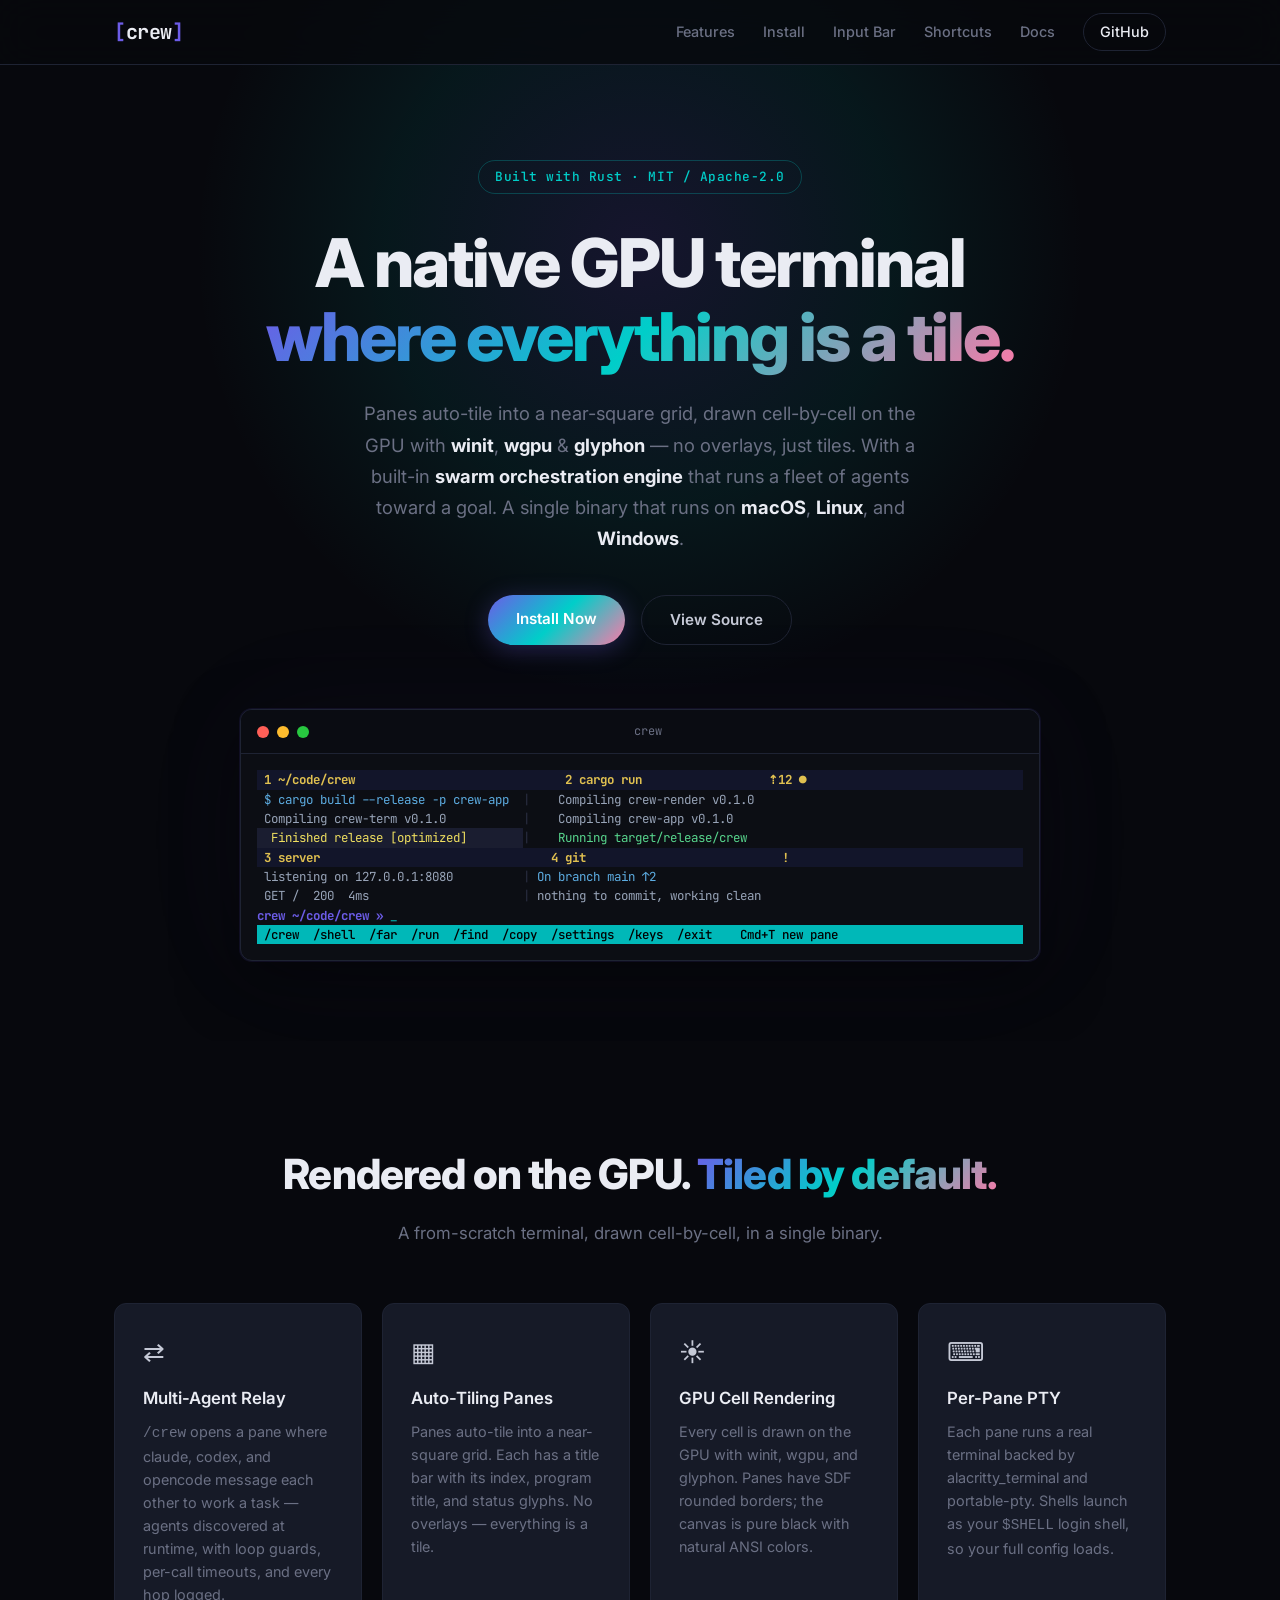
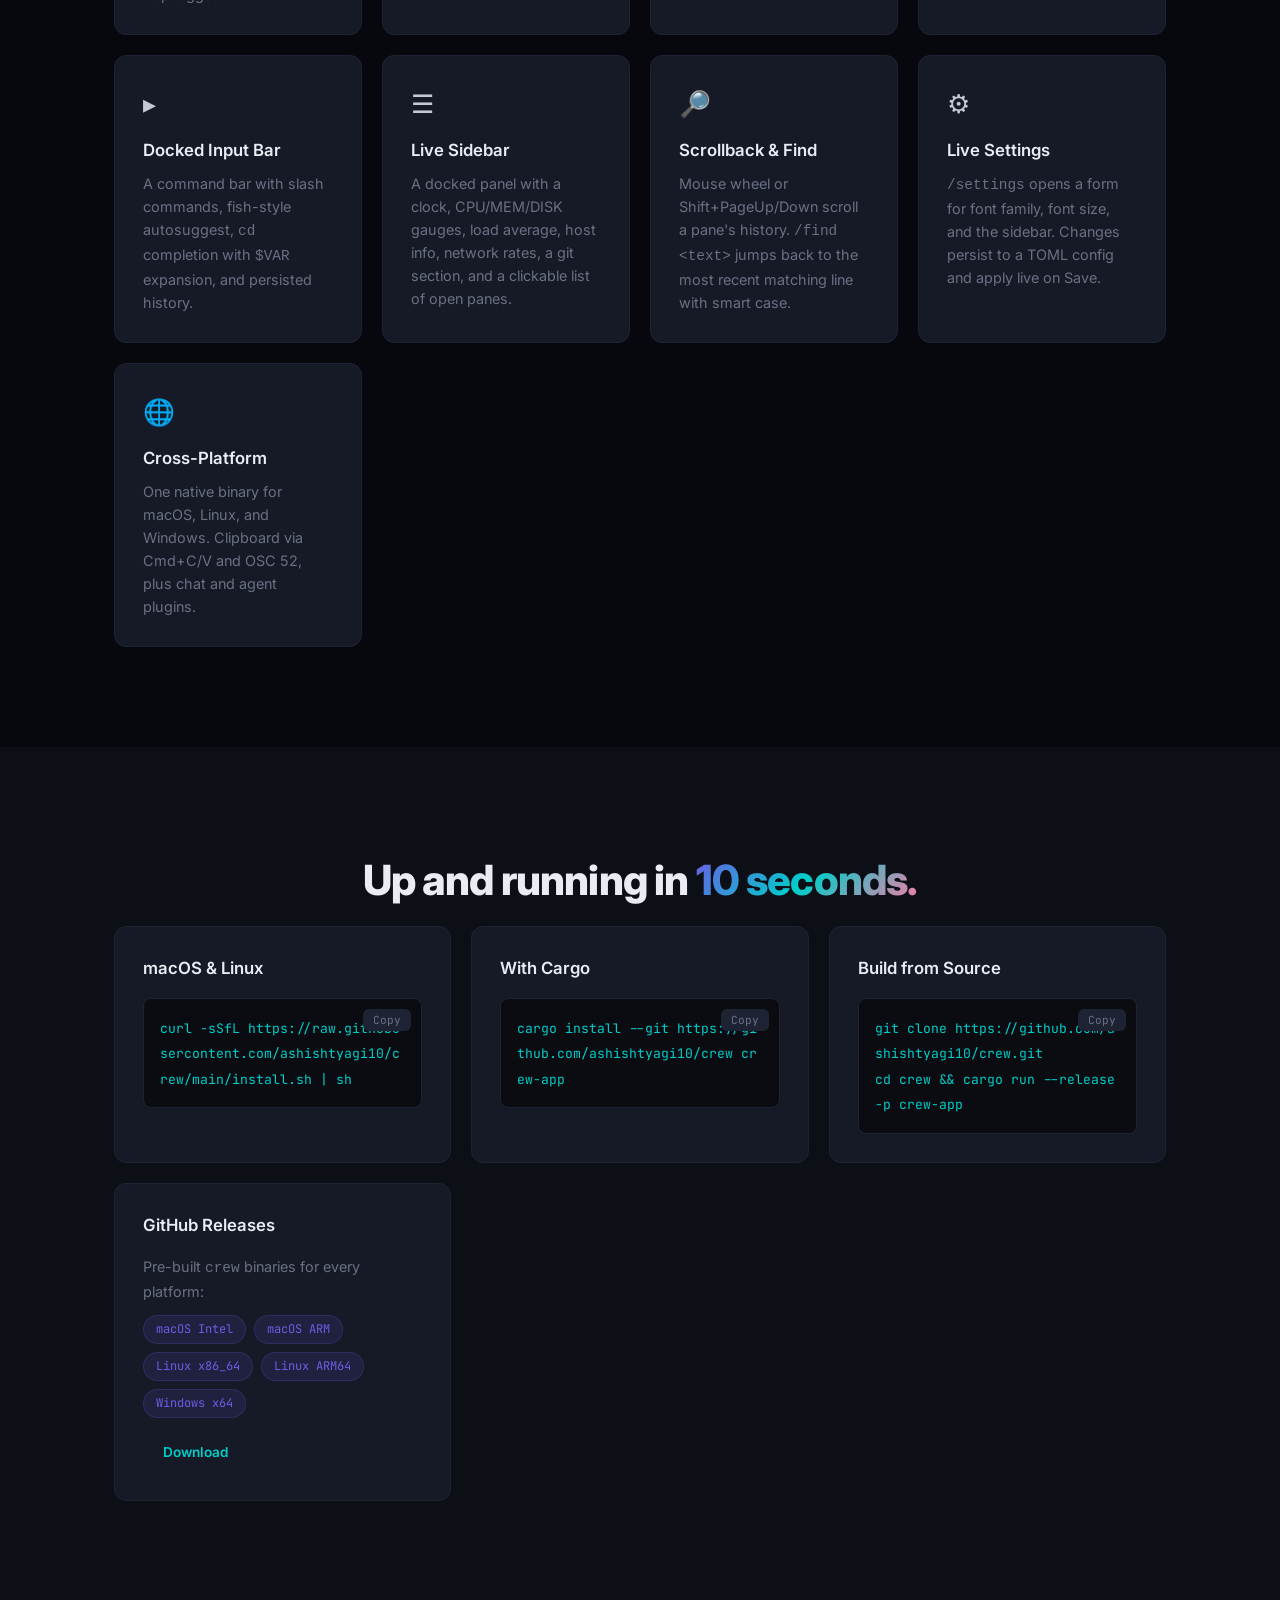
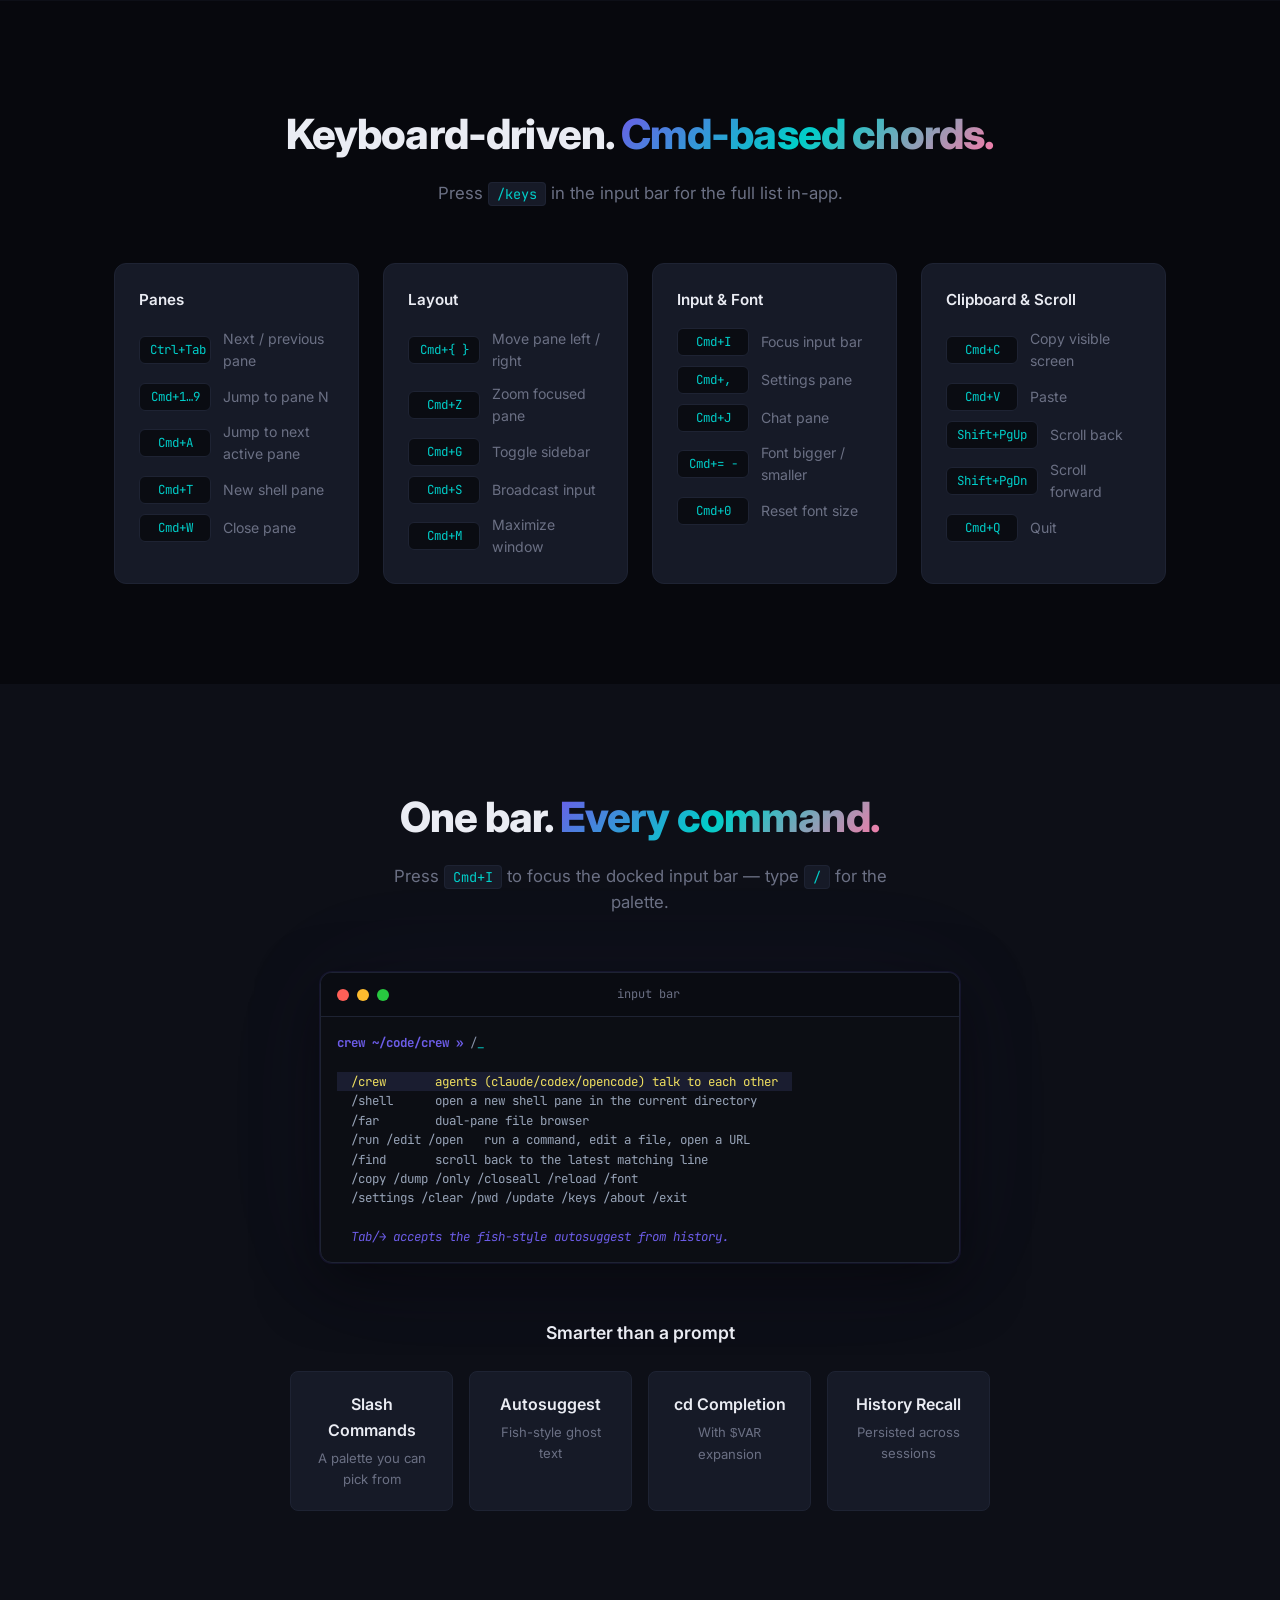
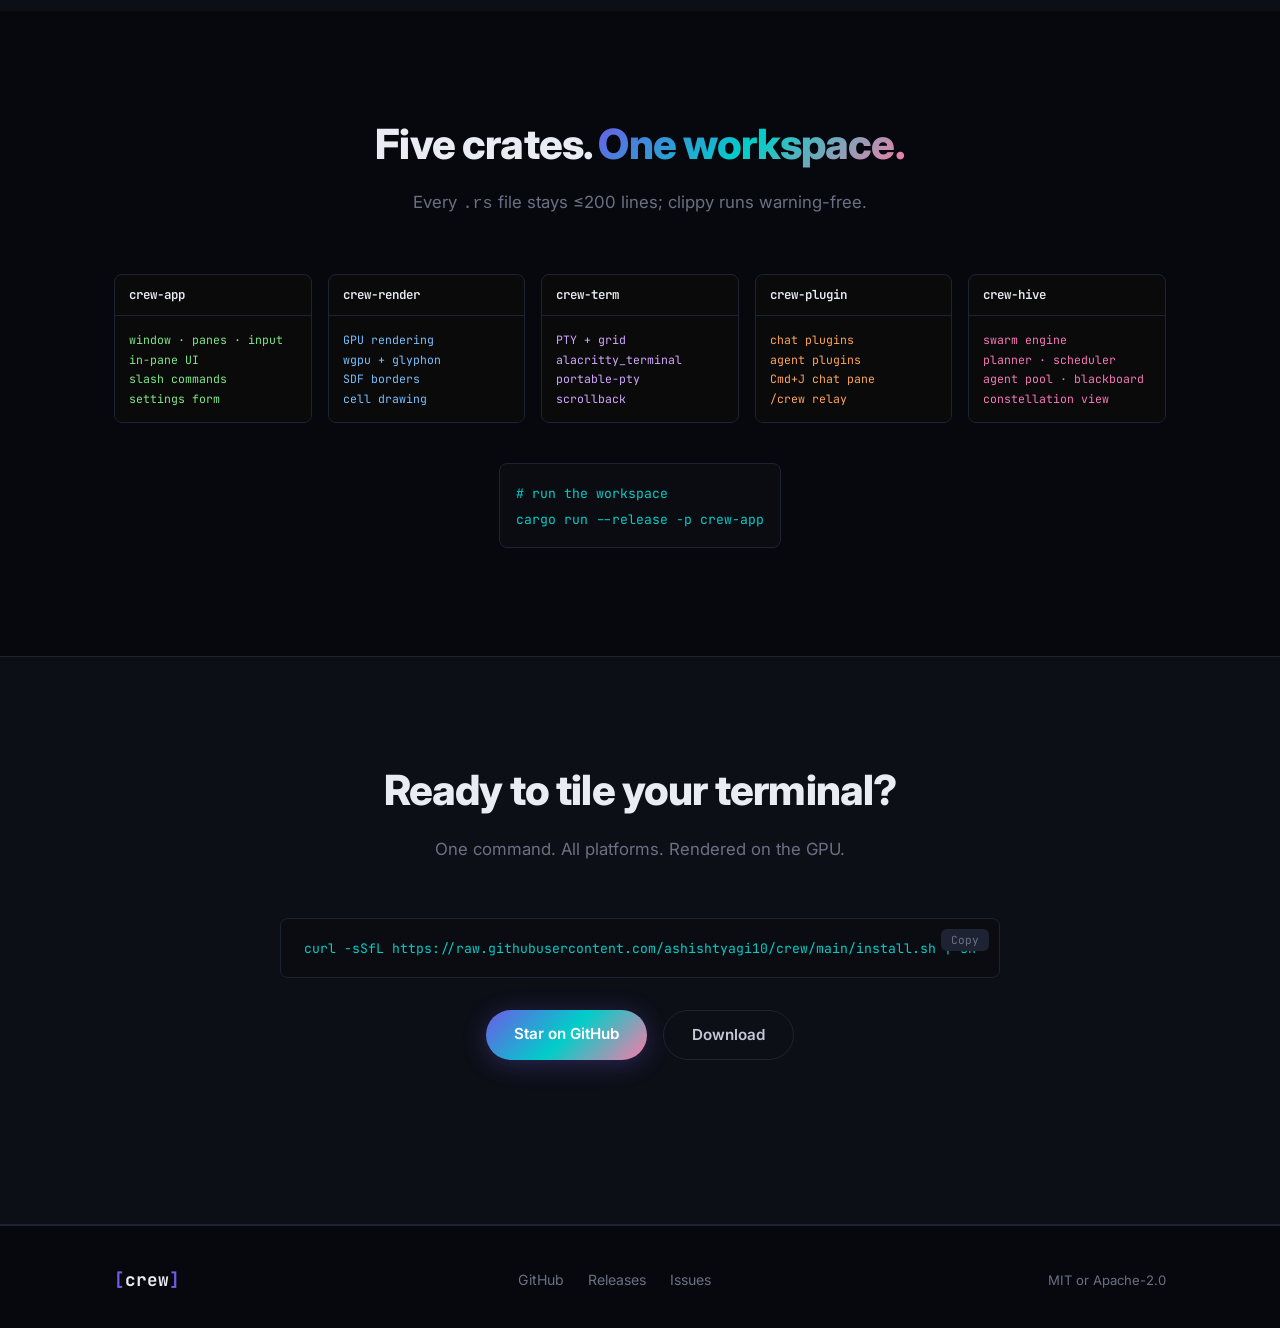
<file: docs/index.html>
<!DOCTYPE html>
<html lang="en">
<head>
  <meta charset="UTF-8" />
  <meta name="viewport" content="width=device-width, initial-scale=1.0" />
  <title>Crew — A Native GPU Terminal in Rust</title>
  <meta name="description" content="A from-scratch, native GPU terminal written in Rust with a built-in swarm orchestration engine. Everything renders as tiles — panes auto-tile into a near-square grid, drawn cell-by-cell on the GPU. Built on macOS, Linux, and Windows." />
  <meta property="og:title" content="Crew — A Native GPU Terminal in Rust" />
  <meta property="og:description" content="A GPU terminal where everything renders as tiles, no overlays. Auto-tiling panes, a docked input bar, a live sidebar. Built in Rust." />
  <meta property="og:type" content="website" />
  <meta property="og:url" content="https://ashishtyagi10.github.io/crew/" />
  <link rel="preconnect" href="https://fonts.googleapis.com" />
  <link rel="preconnect" href="https://fonts.gstatic.com" crossorigin />
  <link href="https://fonts.googleapis.com/css2?family=JetBrains+Mono:wght@400;500;700&family=Inter:wght@400;500;600;700;800&display=swap" rel="stylesheet" />
  <link rel="stylesheet" href="style.css" />
</head>
<body>

<!-- ==================== NAV ==================== -->
<nav class="nav">
  <div class="nav-inner">
    <a href="#" class="nav-logo">
      <span class="logo-bracket">[</span>crew<span class="logo-bracket">]</span>
    </a>
    <div class="nav-links">
      <a href="#features">Features</a>
      <a href="#install">Install</a>
      <a href="#input">Input Bar</a>
      <a href="#keys">Shortcuts</a>
      <a href="docs.html">Docs</a>
      <a href="https://github.com/ashishtyagi10/crew" target="_blank" class="nav-github">GitHub</a>
    </div>
  </div>
</nav>

<!-- ==================== HERO ==================== -->
<section class="hero">
  <div class="hero-glow"></div>
  <div class="hero-content">
    <div class="hero-badge">Built with Rust &middot; MIT / Apache-2.0</div>
    <h1 class="hero-title">
      A native GPU terminal<br/>
      <span class="gradient-text">where everything is a tile.</span>
    </h1>
    <p class="hero-sub">
      Panes auto-tile into a near-square grid, drawn cell-by-cell on the GPU with
      <strong>winit</strong>, <strong>wgpu</strong> &amp; <strong>glyphon</strong> &mdash;
      no overlays, just tiles. With a built-in <strong>swarm orchestration
      engine</strong> that runs a fleet of agents toward a goal. A single binary
      that runs on <strong>macOS</strong>, <strong>Linux</strong>, and
      <strong>Windows</strong>.
    </p>
    <div class="hero-actions">
      <a href="#install" class="btn btn-primary">Install Now</a>
      <a href="https://github.com/ashishtyagi10/crew" target="_blank" class="btn btn-ghost">View Source</a>
    </div>

    <!-- Terminal mockup -->
    <div class="terminal">
      <div class="terminal-bar">
        <span class="terminal-dot red"></span>
        <span class="terminal-dot yellow"></span>
        <span class="terminal-dot green"></span>
        <span class="terminal-title">crew</span>
      </div>
      <pre class="terminal-body"><span class="t-header"> 1 ~/code/crew                              2 cargo run                  ⇡12 ● </span>
<span class="t-dir"> $ cargo build --release -p crew-app  </span><span class="t-sep">|</span><span class="t-file">    Compiling crew-render v0.1.0    </span>
<span class="t-file"> Compiling crew-term v0.1.0           </span><span class="t-sep">|</span><span class="t-file">    Compiling crew-app v0.1.0       </span>
<span class="t-sel">  Finished release [optimized]        </span><span class="t-sep">|</span><span class="t-exec">    Running target/release/crew     </span>
<span class="t-header"> 3 server                                 4 git                            ! </span>
<span class="t-file"> listening on 127.0.0.1:8080          </span><span class="t-sep">|</span><span class="t-dir"> On branch main ↑2                   </span>
<span class="t-file"> GET /  200  4ms                      </span><span class="t-sep">|</span><span class="t-file"> nothing to commit, working clean    </span>
<span class="t-prompt">crew ~/code/crew »</span> <span class="t-cursor">_</span>
<span class="t-fnbar"> /crew  /shell  /far  /run  /find  /copy  /settings  /keys  /exit    Cmd+T new pane </span></pre>
    </div>
  </div>
</section>

<!-- ==================== FEATURES ==================== -->
<section id="features" class="section">
  <div class="container">
    <h2 class="section-title">Rendered on the GPU. <span class="gradient-text">Tiled by default.</span></h2>
    <p class="section-sub">A from-scratch terminal, drawn cell-by-cell, in a single binary.</p>

    <div class="features-grid">
      <div class="feature-card">
        <div class="feature-icon">&#8644;</div>
        <h3>Multi-Agent Relay</h3>
        <p><code>/crew</code> opens a pane where claude, codex, and opencode message each other to work a task &mdash; agents discovered at runtime, with loop guards, per-call timeouts, and every hop logged.</p>
      </div>
      <div class="feature-card">
        <div class="feature-icon">&#9638;</div>
        <h3>Auto-Tiling Panes</h3>
        <p>Panes auto-tile into a near-square grid. Each has a title bar with its index, program title, and status glyphs. No overlays &mdash; everything is a tile.</p>
      </div>
      <div class="feature-card">
        <div class="feature-icon">&#9728;</div>
        <h3>GPU Cell Rendering</h3>
        <p>Every cell is drawn on the GPU with winit, wgpu, and glyphon. Panes have SDF rounded borders; the canvas is pure black with natural ANSI colors.</p>
      </div>
      <div class="feature-card">
        <div class="feature-icon">&#9000;</div>
        <h3>Per-Pane PTY</h3>
        <p>Each pane runs a real terminal backed by alacritty_terminal and portable-pty. Shells launch as your <code>$SHELL</code> login shell, so your full config loads.</p>
      </div>
      <div class="feature-card">
        <div class="feature-icon">&#9656;</div>
        <h3>Docked Input Bar</h3>
        <p>A command bar with slash commands, fish-style autosuggest, <code>cd</code> completion with <code>$VAR</code> expansion, and persisted history.</p>
      </div>
      <div class="feature-card">
        <div class="feature-icon">&#9776;</div>
        <h3>Live Sidebar</h3>
        <p>A docked panel with a clock, CPU/MEM/DISK gauges, load average, host info, network rates, a git section, and a clickable list of open panes.</p>
      </div>
      <div class="feature-card">
        <div class="feature-icon">&#128270;</div>
        <h3>Scrollback &amp; Find</h3>
        <p>Mouse wheel or Shift+PageUp/Down scroll a pane's history. <code>/find &lt;text&gt;</code> jumps back to the most recent matching line with smart case.</p>
      </div>
      <div class="feature-card">
        <div class="feature-icon">&#9881;</div>
        <h3>Live Settings</h3>
        <p><code>/settings</code> opens a form for font family, font size, and the sidebar. Changes persist to a TOML config and apply live on Save.</p>
      </div>
      <div class="feature-card">
        <div class="feature-icon">&#127760;</div>
        <h3>Cross-Platform</h3>
        <p>One native binary for macOS, Linux, and Windows. Clipboard via Cmd+C/V and OSC 52, plus chat and agent plugins.</p>
      </div>
    </div>
  </div>
</section>

<!-- ==================== INSTALL ==================== -->
<section id="install" class="section section-dark">
  <div class="container">
    <h2 class="section-title">Up and running in <span class="gradient-text">10 seconds.</span></h2>

    <div class="install-grid">
      <div class="install-card">
        <h3>macOS &amp; Linux</h3>
        <div class="code-block">
          <button class="copy-btn" onclick="copyCode(this)">Copy</button>
          <code>curl -sSfL https://raw.githubusercontent.com/ashishtyagi10/crew/main/install.sh | sh</code>
        </div>
      </div>

      <div class="install-card">
        <h3>With Cargo</h3>
        <div class="code-block">
          <button class="copy-btn" onclick="copyCode(this)">Copy</button>
          <code>cargo install --git https://github.com/ashishtyagi10/crew crew-app</code>
        </div>
      </div>

      <div class="install-card">
        <h3>Build from Source</h3>
        <div class="code-block">
          <button class="copy-btn" onclick="copyCode(this)">Copy</button>
          <code>git clone https://github.com/ashishtyagi10/crew.git
cd crew &amp;&amp; cargo run --release -p crew-app</code>
        </div>
      </div>

      <div class="install-card">
        <h3>GitHub Releases</h3>
        <p class="install-desc">Pre-built <code>crew</code> binaries for every platform:</p>
        <div class="platform-tags">
          <span class="tag">macOS Intel</span>
          <span class="tag">macOS ARM</span>
          <span class="tag">Linux x86_64</span>
          <span class="tag">Linux ARM64</span>
          <span class="tag">Windows x64</span>
        </div>
        <a href="https://github.com/ashishtyagi10/crew/releases" target="_blank" class="btn btn-small">Download</a>
      </div>
    </div>
  </div>
</section>

<!-- ==================== KEYBINDINGS ==================== -->
<section id="keys" class="section">
  <div class="container">
    <h2 class="section-title">Keyboard-driven. <span class="gradient-text">Cmd-based chords.</span></h2>
    <p class="section-sub">Press <kbd>/keys</kbd> in the input bar for the full list in-app.</p>

    <div class="keys-grid">
      <div class="key-group">
        <h4>Panes</h4>
        <div class="key-row"><kbd>Ctrl+Tab</kbd> <span>Next / previous pane</span></div>
        <div class="key-row"><kbd>Cmd+1…9</kbd> <span>Jump to pane N</span></div>
        <div class="key-row"><kbd>Cmd+A</kbd> <span>Jump to next active pane</span></div>
        <div class="key-row"><kbd>Cmd+T</kbd> <span>New shell pane</span></div>
        <div class="key-row"><kbd>Cmd+W</kbd> <span>Close pane</span></div>
      </div>
      <div class="key-group">
        <h4>Layout</h4>
        <div class="key-row"><kbd>Cmd+{ }</kbd> <span>Move pane left / right</span></div>
        <div class="key-row"><kbd>Cmd+Z</kbd> <span>Zoom focused pane</span></div>
        <div class="key-row"><kbd>Cmd+G</kbd> <span>Toggle sidebar</span></div>
        <div class="key-row"><kbd>Cmd+S</kbd> <span>Broadcast input</span></div>
        <div class="key-row"><kbd>Cmd+M</kbd> <span>Maximize window</span></div>
      </div>
      <div class="key-group">
        <h4>Input &amp; Font</h4>
        <div class="key-row"><kbd>Cmd+I</kbd> <span>Focus input bar</span></div>
        <div class="key-row"><kbd>Cmd+,</kbd> <span>Settings pane</span></div>
        <div class="key-row"><kbd>Cmd+J</kbd> <span>Chat pane</span></div>
        <div class="key-row"><kbd>Cmd+= -</kbd> <span>Font bigger / smaller</span></div>
        <div class="key-row"><kbd>Cmd+0</kbd> <span>Reset font size</span></div>
      </div>
      <div class="key-group">
        <h4>Clipboard &amp; Scroll</h4>
        <div class="key-row"><kbd>Cmd+C</kbd> <span>Copy visible screen</span></div>
        <div class="key-row"><kbd>Cmd+V</kbd> <span>Paste</span></div>
        <div class="key-row"><kbd>Shift+PgUp</kbd> <span>Scroll back</span></div>
        <div class="key-row"><kbd>Shift+PgDn</kbd> <span>Scroll forward</span></div>
        <div class="key-row"><kbd>Cmd+Q</kbd> <span>Quit</span></div>
      </div>
    </div>
  </div>
</section>

<!-- ==================== INPUT BAR ==================== -->
<section id="input" class="section section-dark">
  <div class="container">
    <h2 class="section-title">One bar. <span class="gradient-text">Every command.</span></h2>
    <p class="section-sub">Press <kbd>Cmd+I</kbd> to focus the docked input bar &mdash; type <kbd>/</kbd> for the palette.</p>

    <div class="ai-demo">
      <div class="terminal terminal-small">
        <div class="terminal-bar">
          <span class="terminal-dot red"></span>
          <span class="terminal-dot yellow"></span>
          <span class="terminal-dot green"></span>
          <span class="terminal-title">input bar</span>
        </div>
        <pre class="terminal-body"><span class="t-prompt">crew ~/code/crew »</span> /<span class="t-cursor">_</span>

<span class="t-sel">  /crew       agents (claude/codex/opencode) talk to each other  </span>
<span class="t-file">  /shell      open a new shell pane in the current directory</span>
<span class="t-file">  /far        dual-pane file browser</span>
<span class="t-file">  /run /edit /open   run a command, edit a file, open a URL</span>
<span class="t-file">  /find       scroll back to the latest matching line</span>
<span class="t-file">  /copy /dump /only /closeall /reload /font</span>
<span class="t-file">  /settings /clear /pwd /update /keys /about /exit</span>

<span class="t-ai">  Tab/→ accepts the fish-style autosuggest from history.</span></pre>
      </div>
    </div>

    <div class="ai-providers">
      <h3>Smarter than a prompt</h3>
      <div class="provider-grid">
        <div class="provider-card">
          <div class="provider-name">Slash Commands</div>
          <div class="provider-detail">A palette you can pick from</div>
        </div>
        <div class="provider-card">
          <div class="provider-name">Autosuggest</div>
          <div class="provider-detail">Fish-style ghost text</div>
        </div>
        <div class="provider-card">
          <div class="provider-name">cd Completion</div>
          <div class="provider-detail">With <code>$VAR</code> expansion</div>
        </div>
        <div class="provider-card">
          <div class="provider-name">History Recall</div>
          <div class="provider-detail">Persisted across sessions</div>
        </div>
      </div>
    </div>
  </div>
</section>

<!-- ==================== ARCHITECTURE ==================== -->
<section id="architecture" class="section">
  <div class="container">
    <h2 class="section-title">Five crates. <span class="gradient-text">One workspace.</span></h2>
    <p class="section-sub">Every <code>.rs</code> file stays ≤200 lines; clippy runs warning-free.</p>

    <div class="themes-grid">
      <div class="theme-card" style="--bg: #0a0a0a; --fg: #7ee787; --accent: #7ee787; --header: #7ee787;">
        <div class="theme-label">crew-app</div>
        <div class="theme-preview">
          <span style="color: var(--header);">window · panes · input</span><br/>
          <span style="color: var(--fg);">in-pane UI</span><br/>
          <span style="color: var(--fg);">slash commands</span><br/>
          <span style="color: var(--fg);">settings form</span>
        </div>
      </div>
      <div class="theme-card" style="--bg: #0a0a0a; --fg: #79c0ff; --accent: #79c0ff; --header: #79c0ff;">
        <div class="theme-label">crew-render</div>
        <div class="theme-preview">
          <span style="color: var(--header);">GPU rendering</span><br/>
          <span style="color: var(--fg);">wgpu + glyphon</span><br/>
          <span style="color: var(--fg);">SDF borders</span><br/>
          <span style="color: var(--fg);">cell drawing</span>
        </div>
      </div>
      <div class="theme-card" style="--bg: #0a0a0a; --fg: #d2a8ff; --accent: #d2a8ff; --header: #d2a8ff;">
        <div class="theme-label">crew-term</div>
        <div class="theme-preview">
          <span style="color: var(--header);">PTY + grid</span><br/>
          <span style="color: var(--fg);">alacritty_terminal</span><br/>
          <span style="color: var(--fg);">portable-pty</span><br/>
          <span style="color: var(--fg);">scrollback</span>
        </div>
      </div>
      <div class="theme-card" style="--bg: #0a0a0a; --fg: #ffa657; --accent: #ffa657; --header: #ffa657;">
        <div class="theme-label">crew-plugin</div>
        <div class="theme-preview">
          <span style="color: var(--header);">chat plugins</span><br/>
          <span style="color: var(--fg);">agent plugins</span><br/>
          <span style="color: var(--fg);">Cmd+J chat pane</span><br/>
          <span style="color: var(--fg);">/crew relay</span>
        </div>
      </div>
      <div class="theme-card" style="--bg: #0a0a0a; --fg: #f778ba; --accent: #f778ba; --header: #f778ba;">
        <div class="theme-label">crew-hive</div>
        <div class="theme-preview">
          <span style="color: var(--header);">swarm engine</span><br/>
          <span style="color: var(--fg);">planner · scheduler</span><br/>
          <span style="color: var(--fg);">agent pool · blackboard</span><br/>
          <span style="color: var(--fg);">constellation view</span>
        </div>
      </div>
    </div>

    <div class="theme-config">
      <div class="code-block">
        <code># run the workspace
cargo run --release -p crew-app</code>
      </div>
    </div>
  </div>
</section>

<!-- ==================== CTA ==================== -->
<section class="section section-cta">
  <div class="container">
    <h2 class="section-title">Ready to tile your terminal?</h2>
    <p class="section-sub">One command. All platforms. Rendered on the GPU.</p>
    <div class="cta-code">
      <div class="code-block code-block-large">
        <button class="copy-btn" onclick="copyCode(this)">Copy</button>
        <code>curl -sSfL https://raw.githubusercontent.com/ashishtyagi10/crew/main/install.sh | sh</code>
      </div>
    </div>
    <div class="hero-actions">
      <a href="https://github.com/ashishtyagi10/crew" target="_blank" class="btn btn-primary">Star on GitHub</a>
      <a href="https://github.com/ashishtyagi10/crew/releases" target="_blank" class="btn btn-ghost">Download</a>
    </div>
  </div>
</section>

<!-- ==================== FOOTER ==================== -->
<footer class="footer">
  <div class="container footer-inner">
    <div class="footer-logo">
      <span class="logo-bracket">[</span>crew<span class="logo-bracket">]</span>
    </div>
    <div class="footer-links">
      <a href="https://github.com/ashishtyagi10/crew" target="_blank">GitHub</a>
      <a href="https://github.com/ashishtyagi10/crew/releases" target="_blank">Releases</a>
      <a href="https://github.com/ashishtyagi10/crew/issues" target="_blank">Issues</a>
    </div>
    <div class="footer-copy">MIT or Apache-2.0</div>
  </div>
</footer>

<script>
function copyCode(btn) {
  const code = btn.parentElement.querySelector('code');
  const text = code.innerText.replace(/&amp;/g, '&');
  navigator.clipboard.writeText(text).then(() => {
    btn.textContent = 'Copied!';
    setTimeout(() => btn.textContent = 'Copy', 2000);
  });
}
</script>

</body>
</html>
</file>
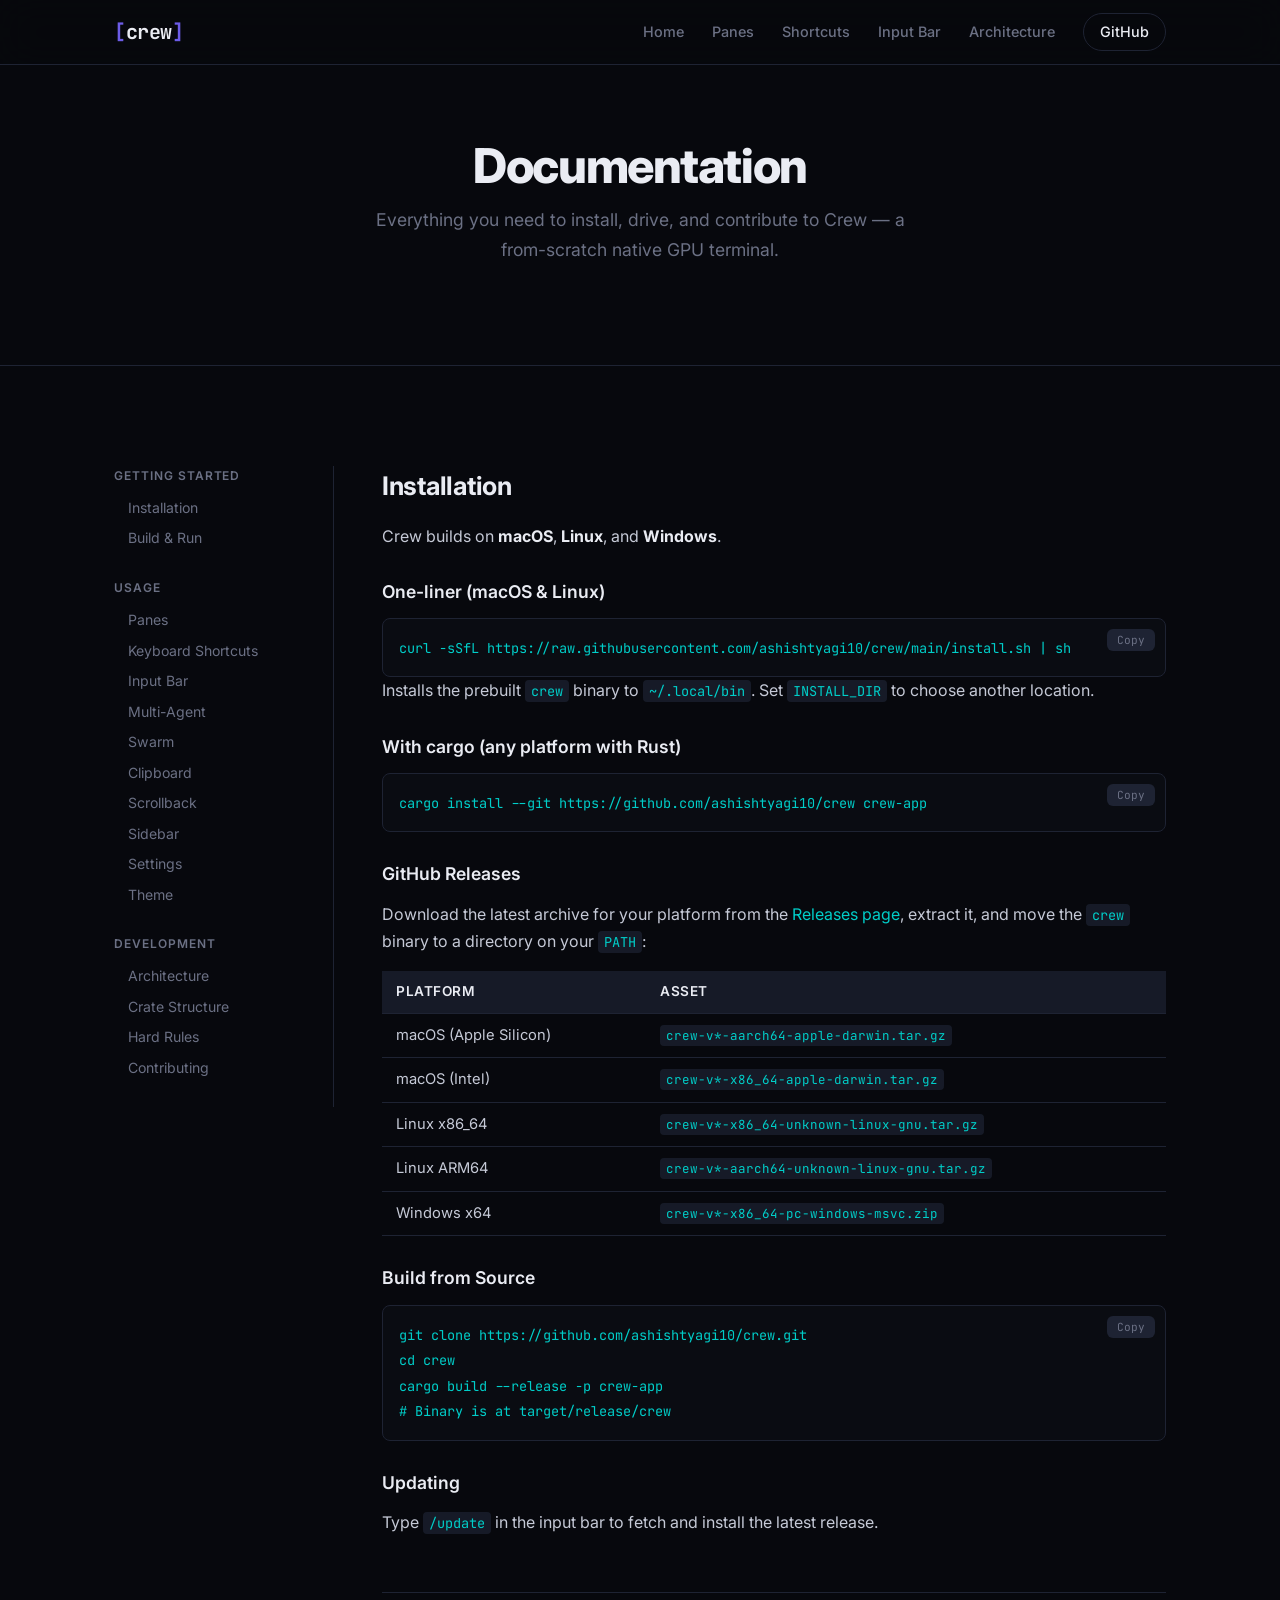
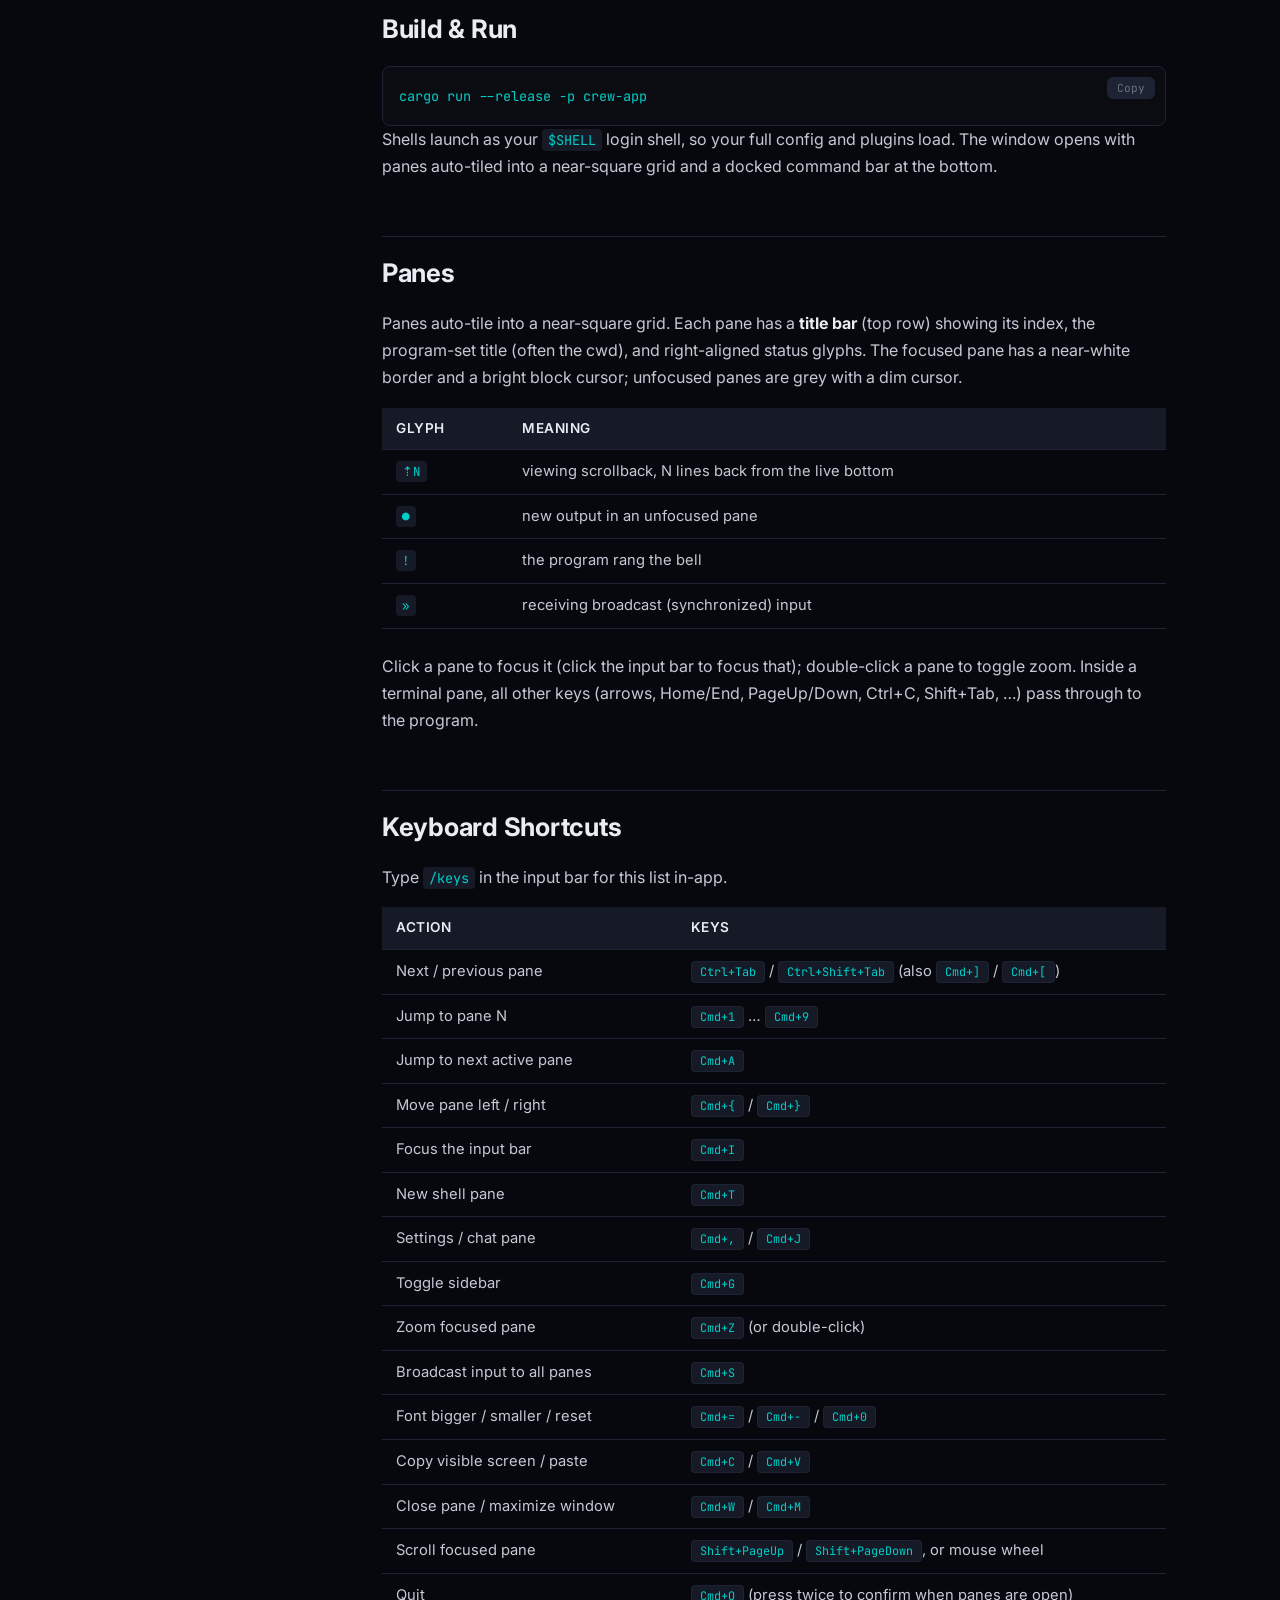
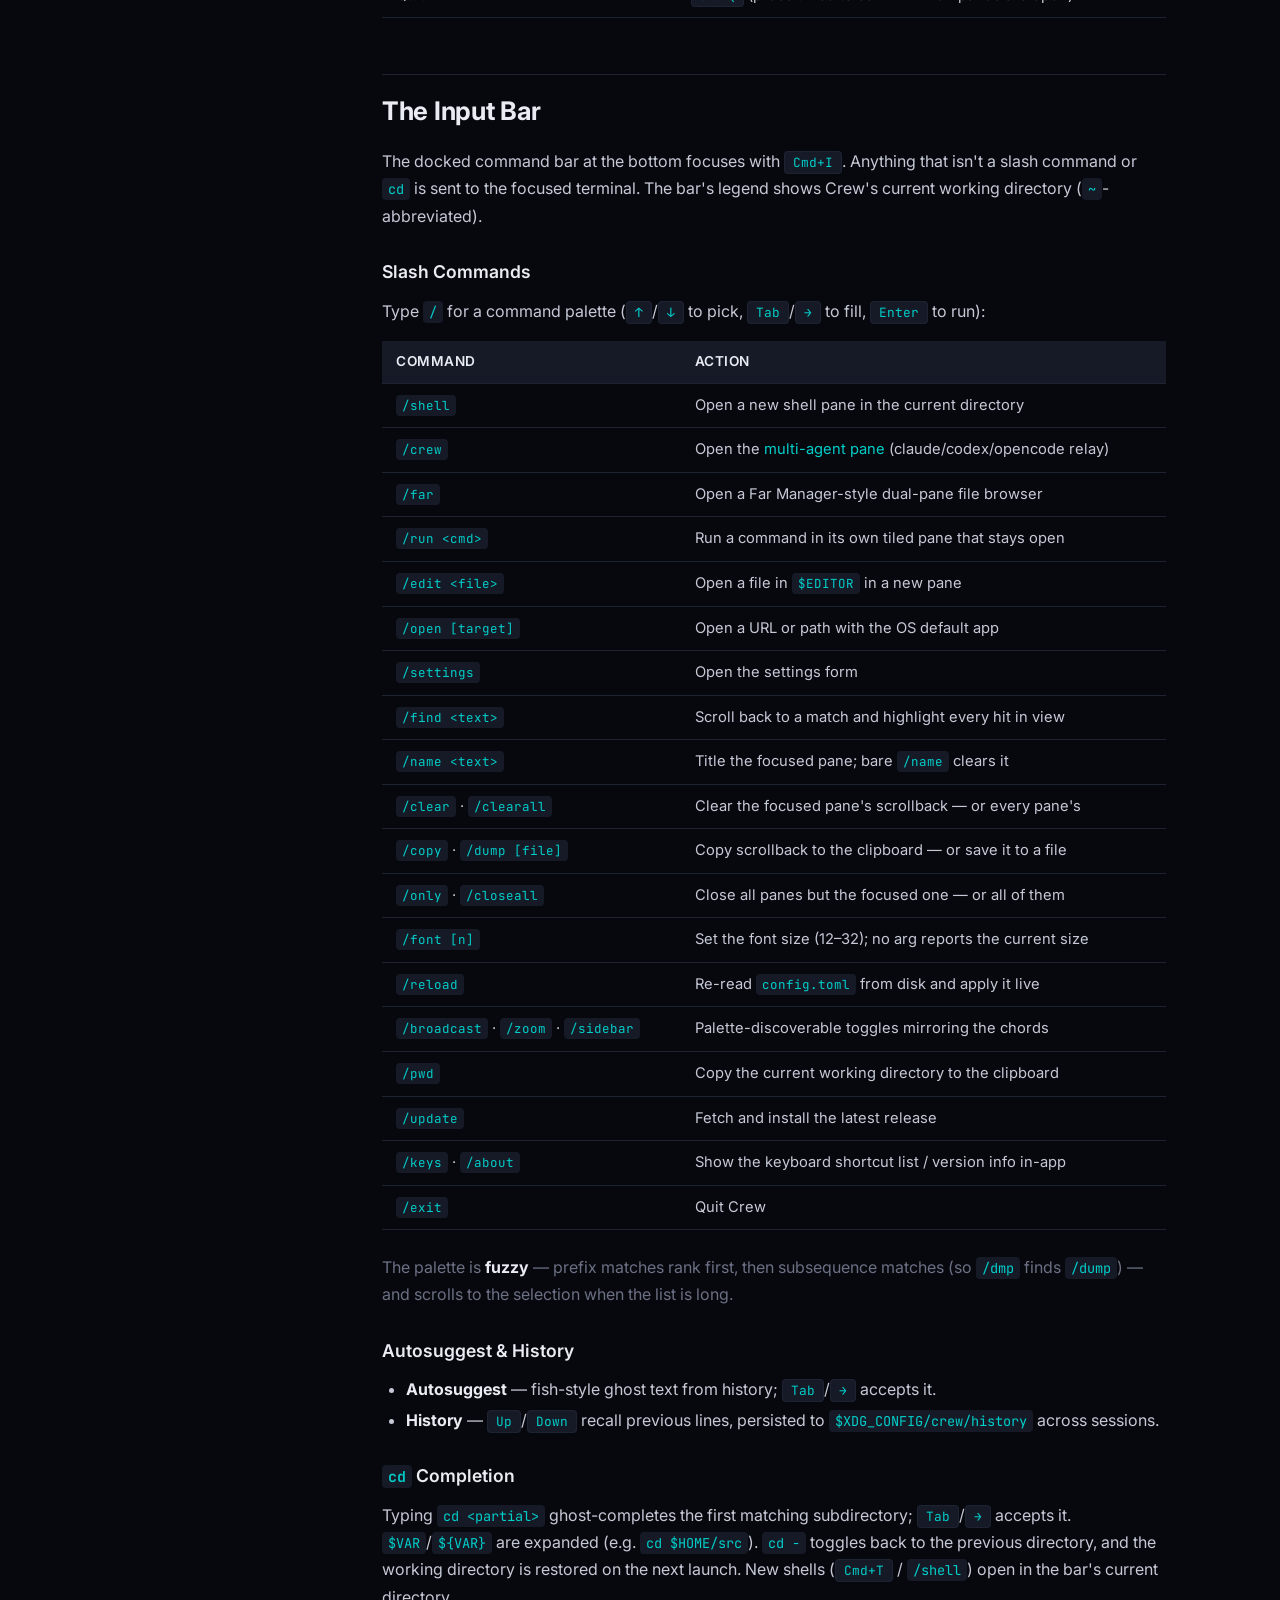
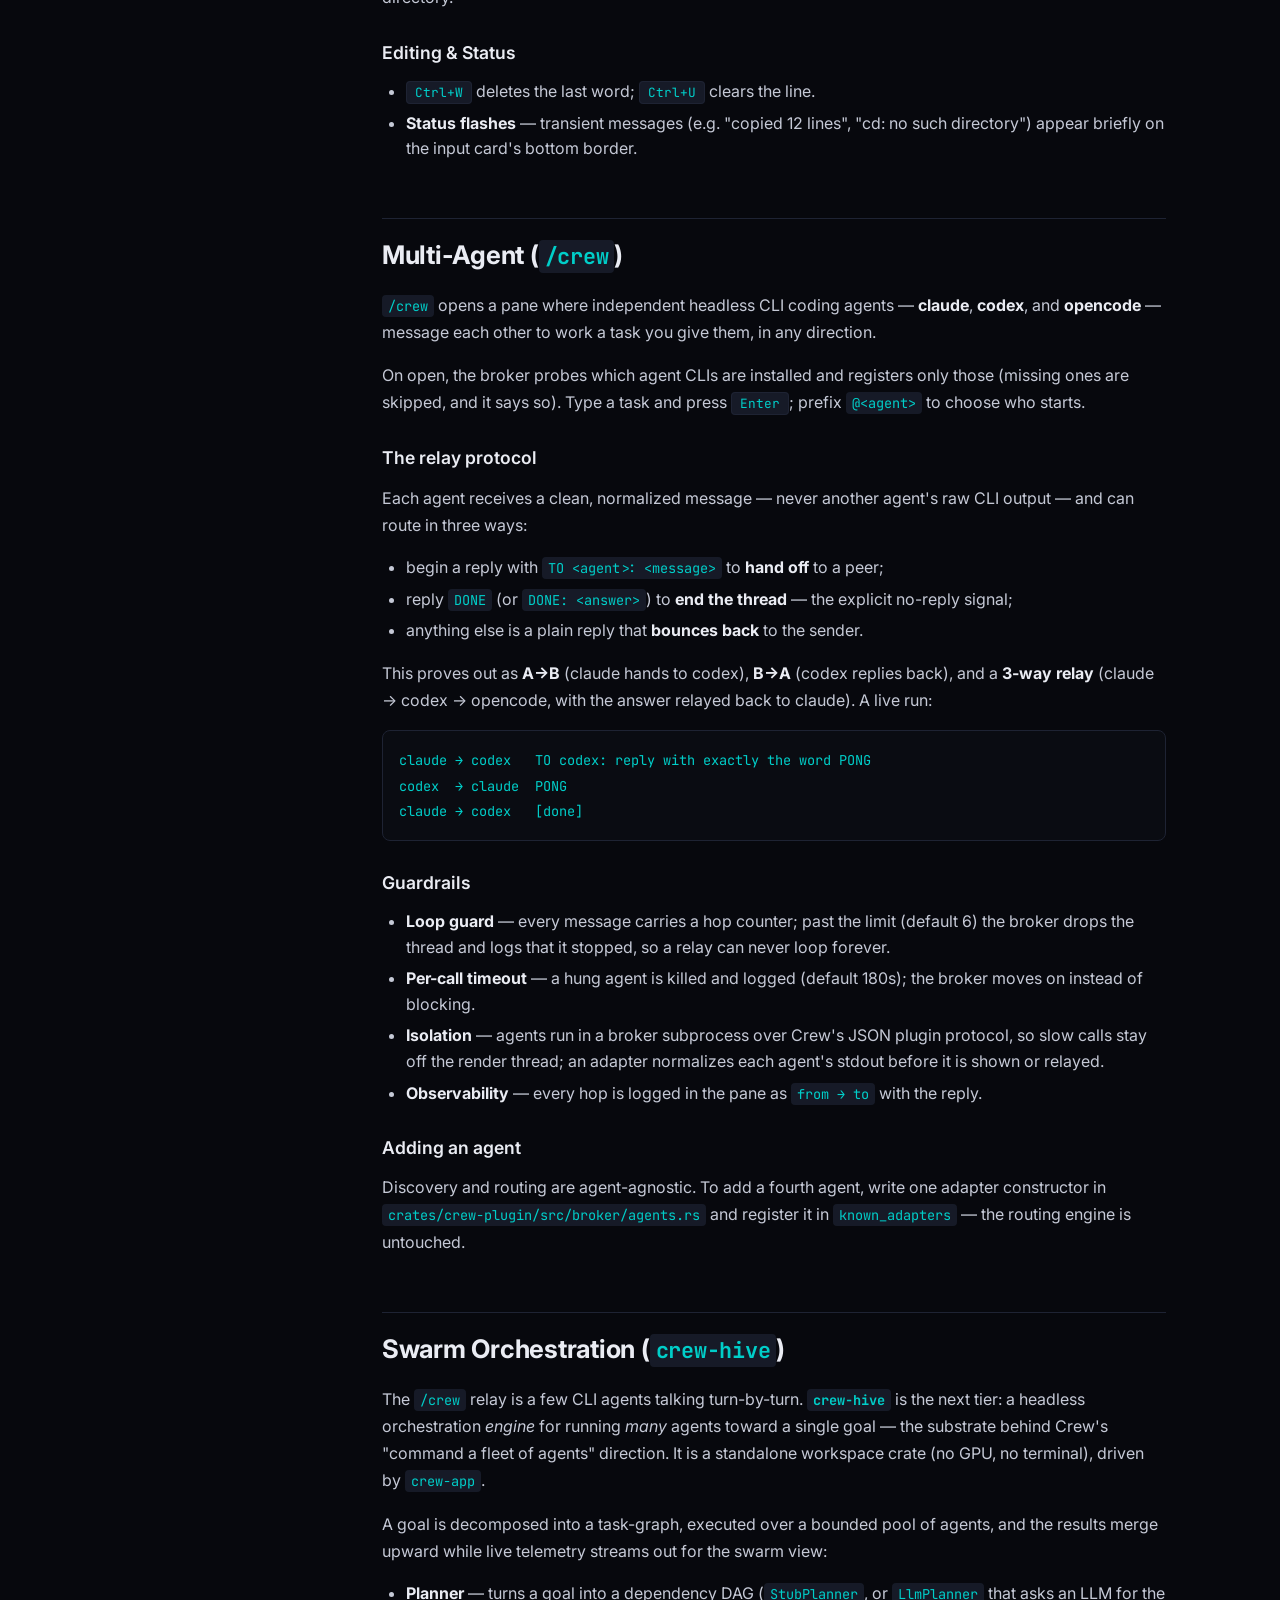
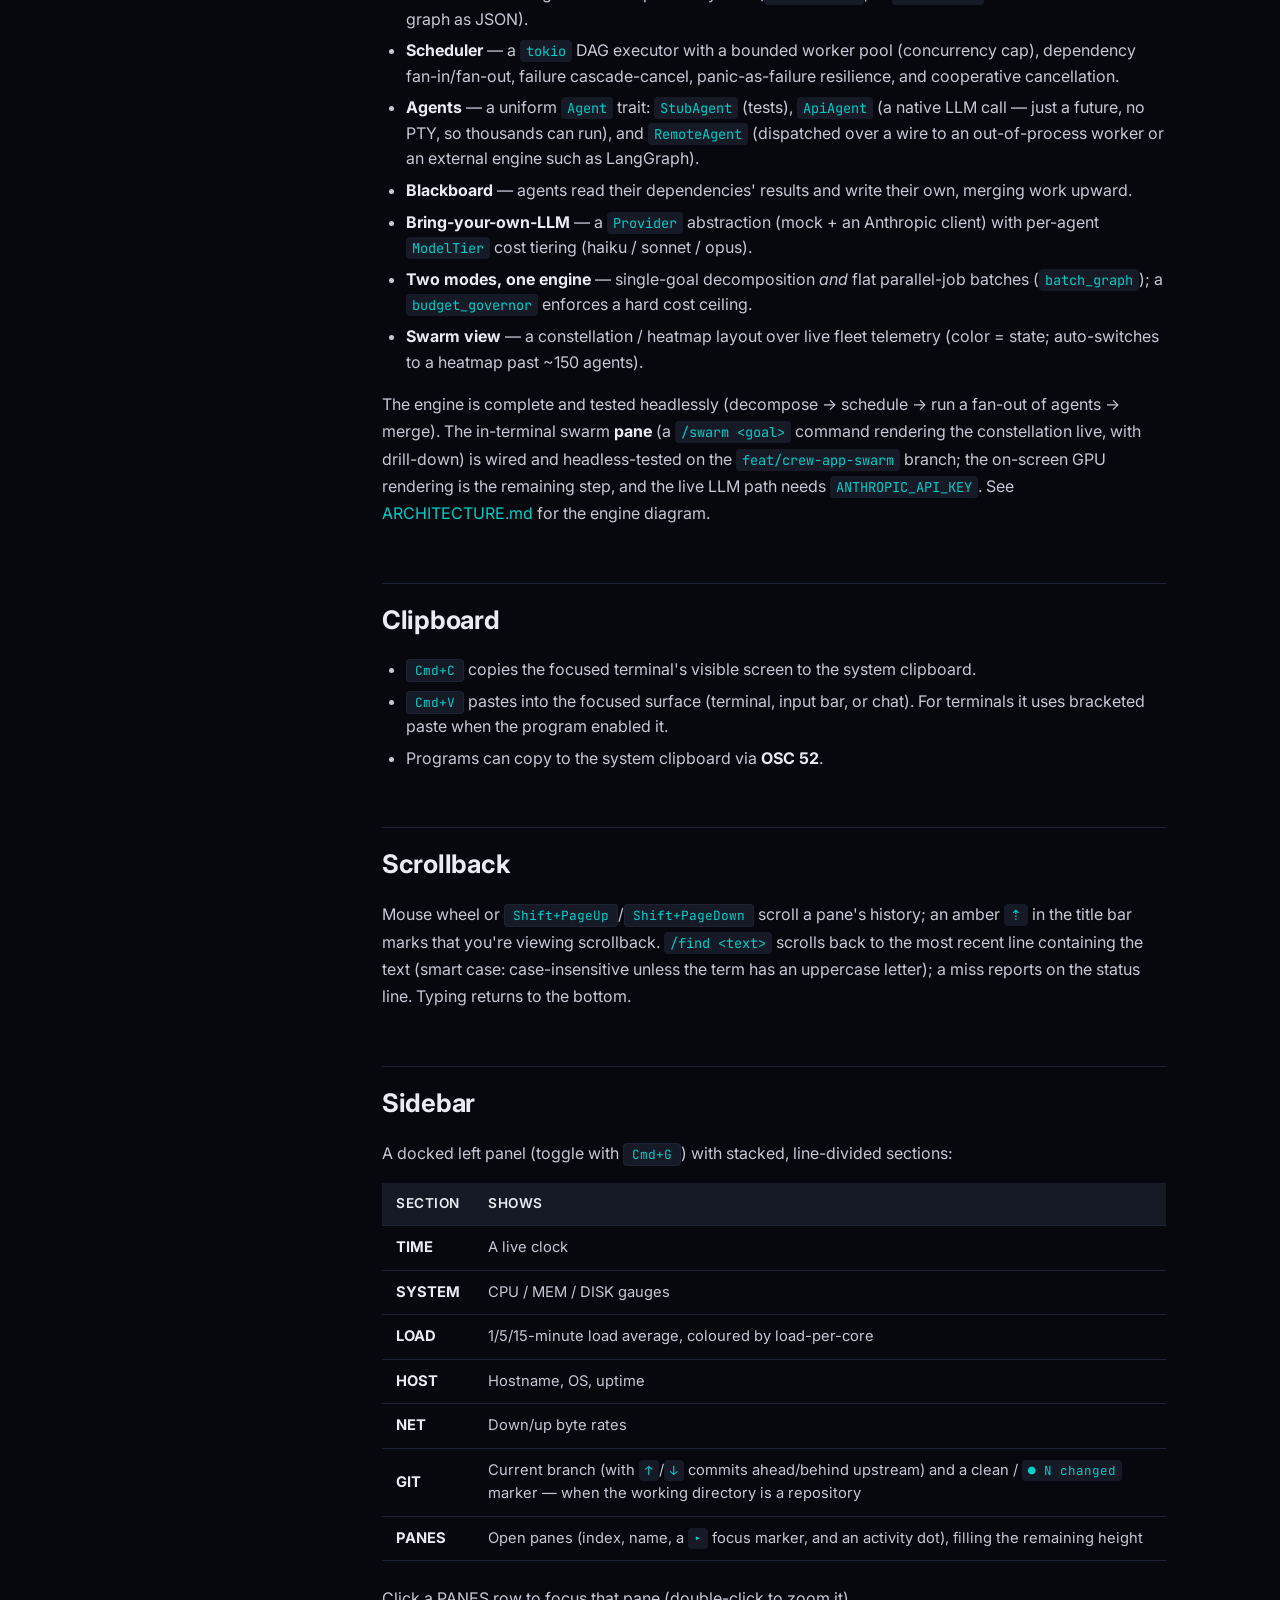
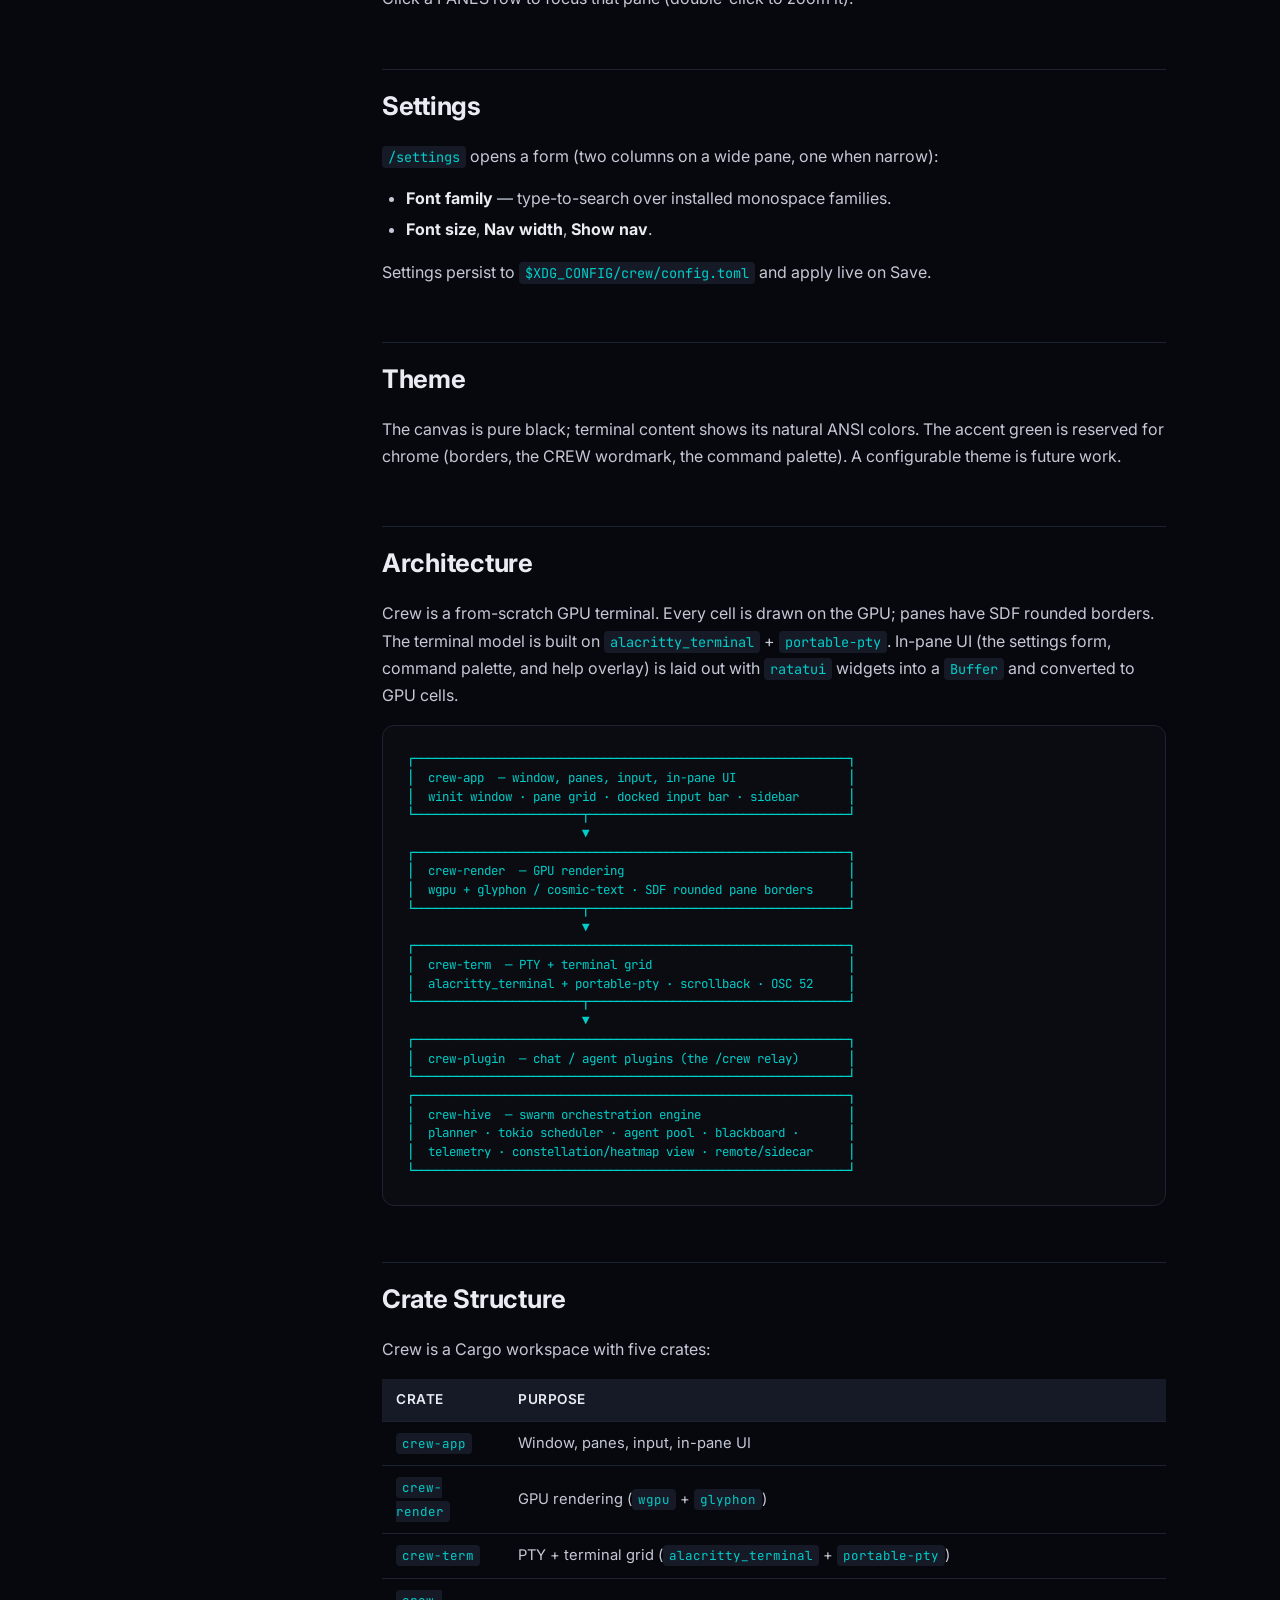
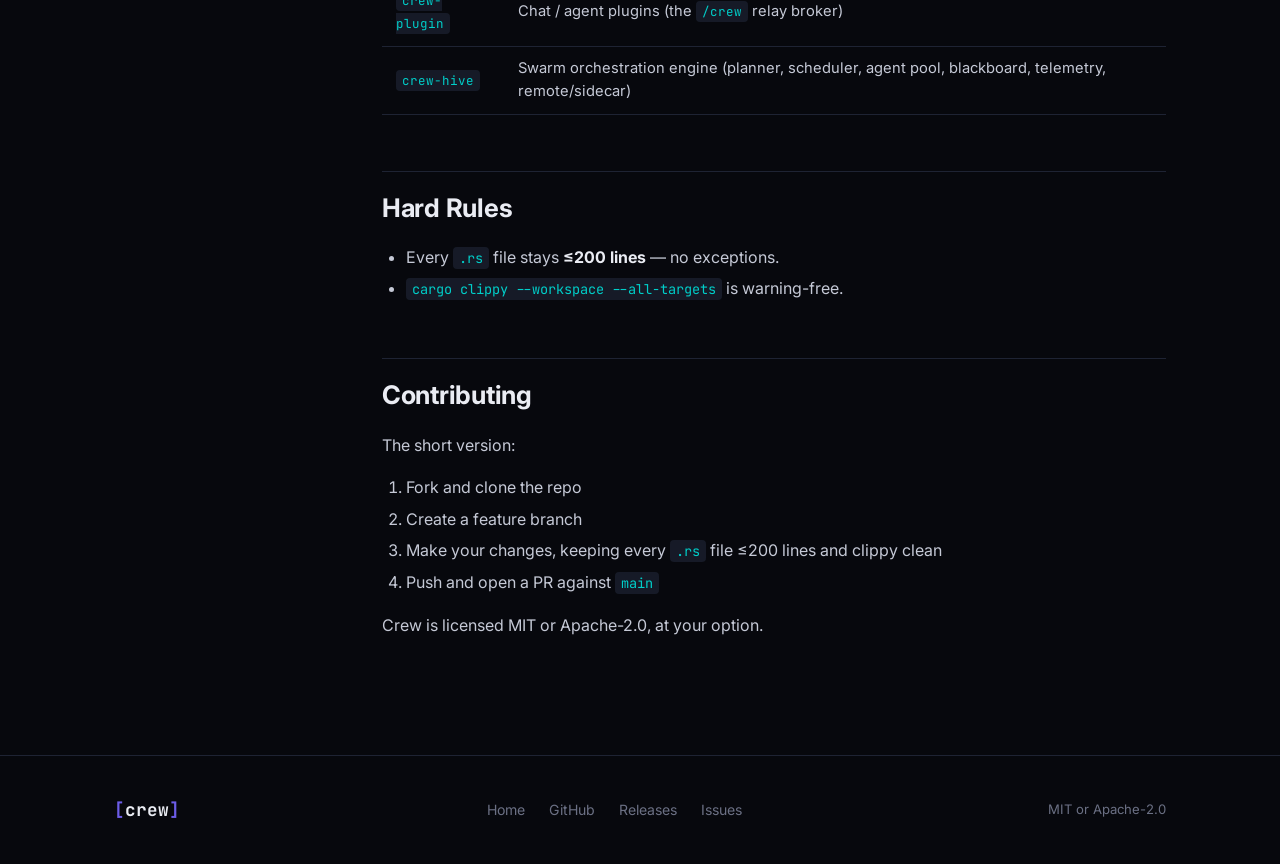
<file: docs/docs.html>
<!DOCTYPE html>
<html lang="en">
<head>
  <meta charset="UTF-8" />
  <meta name="viewport" content="width=device-width, initial-scale=1.0" />
  <title>Crew — Documentation</title>
  <meta name="description" content="Complete documentation for Crew, a from-scratch native GPU terminal: panes, shortcuts, the input bar, sidebar, settings, and architecture." />
  <link rel="preconnect" href="https://fonts.googleapis.com" />
  <link rel="preconnect" href="https://fonts.gstatic.com" crossorigin />
  <link href="https://fonts.googleapis.com/css2?family=JetBrains+Mono:wght@400;500;700&family=Inter:wght@400;500;600;700;800&display=swap" rel="stylesheet" />
  <link rel="stylesheet" href="style.css" />
  <link rel="stylesheet" href="docs.css" />
</head>
<body>

<!-- NAV -->
<nav class="nav">
  <div class="nav-inner">
    <a href="index.html" class="nav-logo">
      <span class="logo-bracket">[</span>crew<span class="logo-bracket">]</span>
    </a>
    <div class="nav-links">
      <a href="index.html">Home</a>
      <a href="#panes">Panes</a>
      <a href="#shortcuts">Shortcuts</a>
      <a href="#input-bar">Input Bar</a>
      <a href="#architecture">Architecture</a>
      <a href="https://github.com/ashishtyagi10/crew" target="_blank" class="nav-github">GitHub</a>
    </div>
  </div>
</nav>

<!-- HERO -->
<section class="docs-hero">
  <div class="container">
    <h1 class="hero-title">Documentation</h1>
    <p class="hero-sub">Everything you need to install, drive, and contribute to Crew — a from-scratch native GPU terminal.</p>
  </div>
</section>

<!-- TOC -->
<section class="section">
  <div class="container docs-layout">
    <aside class="docs-sidebar" id="sidebar">
      <div class="sidebar-section">
        <h4>Getting Started</h4>
        <a href="#installation">Installation</a>
        <a href="#build-run">Build &amp; Run</a>
      </div>
      <div class="sidebar-section">
        <h4>Usage</h4>
        <a href="#panes">Panes</a>
        <a href="#shortcuts">Keyboard Shortcuts</a>
        <a href="#input-bar">Input Bar</a>
        <a href="#multi-agent">Multi-Agent</a>
        <a href="#swarm">Swarm</a>
        <a href="#clipboard">Clipboard</a>
        <a href="#scrollback">Scrollback</a>
        <a href="#sidebar-panel">Sidebar</a>
        <a href="#settings">Settings</a>
        <a href="#theme">Theme</a>
      </div>
      <div class="sidebar-section">
        <h4>Development</h4>
        <a href="#architecture">Architecture</a>
        <a href="#crate-structure">Crate Structure</a>
        <a href="#hard-rules">Hard Rules</a>
        <a href="#contributing">Contributing</a>
      </div>
    </aside>

    <main class="docs-main">

      <!-- ========== GETTING STARTED ========== -->

      <h2 id="installation">Installation</h2>
      <p>Crew builds on <strong>macOS</strong>, <strong>Linux</strong>, and <strong>Windows</strong>.</p>

      <h3>One-liner (macOS &amp; Linux)</h3>
      <div class="code-block">
        <button class="copy-btn" onclick="copyCode(this)">Copy</button>
        <code>curl -sSfL https://raw.githubusercontent.com/ashishtyagi10/crew/main/install.sh | sh</code>
      </div>
      <p>Installs the prebuilt <code>crew</code> binary to <code>~/.local/bin</code>. Set <code>INSTALL_DIR</code> to choose another location.</p>

      <h3>With cargo (any platform with Rust)</h3>
      <div class="code-block">
        <button class="copy-btn" onclick="copyCode(this)">Copy</button>
        <code>cargo install --git https://github.com/ashishtyagi10/crew crew-app</code>
      </div>

      <h3>GitHub Releases</h3>
      <p>Download the latest archive for your platform from the <a href="https://github.com/ashishtyagi10/crew/releases">Releases page</a>, extract it, and move the <code>crew</code> binary to a directory on your <code>PATH</code>:</p>
      <table class="docs-table">
        <thead><tr><th>Platform</th><th>Asset</th></tr></thead>
        <tbody>
          <tr><td>macOS (Apple Silicon)</td><td><code>crew-v*-aarch64-apple-darwin.tar.gz</code></td></tr>
          <tr><td>macOS (Intel)</td><td><code>crew-v*-x86_64-apple-darwin.tar.gz</code></td></tr>
          <tr><td>Linux x86_64</td><td><code>crew-v*-x86_64-unknown-linux-gnu.tar.gz</code></td></tr>
          <tr><td>Linux ARM64</td><td><code>crew-v*-aarch64-unknown-linux-gnu.tar.gz</code></td></tr>
          <tr><td>Windows x64</td><td><code>crew-v*-x86_64-pc-windows-msvc.zip</code></td></tr>
        </tbody>
      </table>

      <h3>Build from Source</h3>
      <div class="code-block">
        <button class="copy-btn" onclick="copyCode(this)">Copy</button>
        <code>git clone https://github.com/ashishtyagi10/crew.git
cd crew
cargo build --release -p crew-app
# Binary is at target/release/crew</code>
      </div>

      <h3>Updating</h3>
      <p>Type <code>/update</code> in the input bar to fetch and install the latest release.</p>

      <!-- BUILD & RUN -->
      <h2 id="build-run">Build &amp; Run</h2>
      <div class="code-block">
        <button class="copy-btn" onclick="copyCode(this)">Copy</button>
        <code>cargo run --release -p crew-app</code>
      </div>
      <p>Shells launch as your <code>$SHELL</code> login shell, so your full config and plugins load. The window opens with panes auto-tiled into a near-square grid and a docked command bar at the bottom.</p>

      <!-- ========== USAGE ========== -->

      <h2 id="panes">Panes</h2>
      <p>Panes auto-tile into a near-square grid. Each pane has a <strong>title bar</strong> (top row) showing its index, the program-set title (often the cwd), and right-aligned status glyphs. The focused pane has a near-white border and a bright block cursor; unfocused panes are grey with a dim cursor.</p>
      <table class="docs-table">
        <thead><tr><th>Glyph</th><th>Meaning</th></tr></thead>
        <tbody>
          <tr><td><code>⇡N</code></td><td>viewing scrollback, N lines back from the live bottom</td></tr>
          <tr><td><code>●</code></td><td>new output in an unfocused pane</td></tr>
          <tr><td><code>!</code></td><td>the program rang the bell</td></tr>
          <tr><td><code>»</code></td><td>receiving broadcast (synchronized) input</td></tr>
        </tbody>
      </table>
      <p>Click a pane to focus it (click the input bar to focus that); double-click a pane to toggle zoom. Inside a terminal pane, all other keys (arrows, Home/End, PageUp/Down, Ctrl+C, Shift+Tab, …) pass through to the program.</p>

      <h2 id="shortcuts">Keyboard Shortcuts</h2>
      <p>Type <code>/keys</code> in the input bar for this list in-app.</p>
      <table class="docs-table">
        <thead><tr><th>Action</th><th>Keys</th></tr></thead>
        <tbody>
          <tr><td>Next / previous pane</td><td><kbd>Ctrl+Tab</kbd> / <kbd>Ctrl+Shift+Tab</kbd> (also <kbd>Cmd+]</kbd> / <kbd>Cmd+[</kbd>)</td></tr>
          <tr><td>Jump to pane N</td><td><kbd>Cmd+1</kbd> … <kbd>Cmd+9</kbd></td></tr>
          <tr><td>Jump to next active pane</td><td><kbd>Cmd+A</kbd></td></tr>
          <tr><td>Move pane left / right</td><td><kbd>Cmd+{</kbd> / <kbd>Cmd+}</kbd></td></tr>
          <tr><td>Focus the input bar</td><td><kbd>Cmd+I</kbd></td></tr>
          <tr><td>New shell pane</td><td><kbd>Cmd+T</kbd></td></tr>
          <tr><td>Settings / chat pane</td><td><kbd>Cmd+,</kbd> / <kbd>Cmd+J</kbd></td></tr>
          <tr><td>Toggle sidebar</td><td><kbd>Cmd+G</kbd></td></tr>
          <tr><td>Zoom focused pane</td><td><kbd>Cmd+Z</kbd> (or double-click)</td></tr>
          <tr><td>Broadcast input to all panes</td><td><kbd>Cmd+S</kbd></td></tr>
          <tr><td>Font bigger / smaller / reset</td><td><kbd>Cmd+=</kbd> / <kbd>Cmd+-</kbd> / <kbd>Cmd+0</kbd></td></tr>
          <tr><td>Copy visible screen / paste</td><td><kbd>Cmd+C</kbd> / <kbd>Cmd+V</kbd></td></tr>
          <tr><td>Close pane / maximize window</td><td><kbd>Cmd+W</kbd> / <kbd>Cmd+M</kbd></td></tr>
          <tr><td>Scroll focused pane</td><td><kbd>Shift+PageUp</kbd> / <kbd>Shift+PageDown</kbd>, or mouse wheel</td></tr>
          <tr><td>Quit</td><td><kbd>Cmd+Q</kbd> (press twice to confirm when panes are open)</td></tr>
        </tbody>
      </table>

      <h2 id="input-bar">The Input Bar</h2>
      <p>The docked command bar at the bottom focuses with <kbd>Cmd+I</kbd>. Anything that isn't a slash command or <code>cd</code> is sent to the focused terminal. The bar's legend shows Crew's current working directory (<code>~</code>-abbreviated).</p>

      <h3>Slash Commands</h3>
      <p>Type <code>/</code> for a command palette (<kbd>↑</kbd>/<kbd>↓</kbd> to pick, <kbd>Tab</kbd>/<kbd>→</kbd> to fill, <kbd>Enter</kbd> to run):</p>
      <table class="docs-table">
        <thead><tr><th>Command</th><th>Action</th></tr></thead>
        <tbody>
          <tr><td><code>/shell</code></td><td>Open a new shell pane in the current directory</td></tr>
          <tr><td><code>/crew</code></td><td>Open the <a href="#multi-agent">multi-agent pane</a> (claude/codex/opencode relay)</td></tr>
          <tr><td><code>/far</code></td><td>Open a Far Manager-style dual-pane file browser</td></tr>
          <tr><td><code>/run &lt;cmd&gt;</code></td><td>Run a command in its own tiled pane that stays open</td></tr>
          <tr><td><code>/edit &lt;file&gt;</code></td><td>Open a file in <code>$EDITOR</code> in a new pane</td></tr>
          <tr><td><code>/open [target]</code></td><td>Open a URL or path with the OS default app</td></tr>
          <tr><td><code>/settings</code></td><td>Open the settings form</td></tr>
          <tr><td><code>/find &lt;text&gt;</code></td><td>Scroll back to a match and highlight every hit in view</td></tr>
          <tr><td><code>/name &lt;text&gt;</code></td><td>Title the focused pane; bare <code>/name</code> clears it</td></tr>
          <tr><td><code>/clear</code> · <code>/clearall</code></td><td>Clear the focused pane's scrollback — or every pane's</td></tr>
          <tr><td><code>/copy</code> · <code>/dump [file]</code></td><td>Copy scrollback to the clipboard — or save it to a file</td></tr>
          <tr><td><code>/only</code> · <code>/closeall</code></td><td>Close all panes but the focused one — or all of them</td></tr>
          <tr><td><code>/font [n]</code></td><td>Set the font size (12–32); no arg reports the current size</td></tr>
          <tr><td><code>/reload</code></td><td>Re-read <code>config.toml</code> from disk and apply it live</td></tr>
          <tr><td><code>/broadcast</code> · <code>/zoom</code> · <code>/sidebar</code></td><td>Palette-discoverable toggles mirroring the chords</td></tr>
          <tr><td><code>/pwd</code></td><td>Copy the current working directory to the clipboard</td></tr>
          <tr><td><code>/update</code></td><td>Fetch and install the latest release</td></tr>
          <tr><td><code>/keys</code> · <code>/about</code></td><td>Show the keyboard shortcut list / version info in-app</td></tr>
          <tr><td><code>/exit</code></td><td>Quit Crew</td></tr>
        </tbody>
      </table>
      <p style="color:var(--text-dim)">The palette is <strong>fuzzy</strong> — prefix matches rank first, then subsequence matches (so <code>/dmp</code> finds <code>/dump</code>) — and scrolls to the selection when the list is long.</p>

      <h3>Autosuggest &amp; History</h3>
      <ul>
        <li><strong>Autosuggest</strong> — fish-style ghost text from history; <kbd>Tab</kbd>/<kbd>→</kbd> accepts it.</li>
        <li><strong>History</strong> — <kbd>Up</kbd>/<kbd>Down</kbd> recall previous lines, persisted to <code>$XDG_CONFIG/crew/history</code> across sessions.</li>
      </ul>

      <h3><code>cd</code> Completion</h3>
      <p>Typing <code>cd &lt;partial&gt;</code> ghost-completes the first matching subdirectory; <kbd>Tab</kbd>/<kbd>→</kbd> accepts it. <code>$VAR</code>/<code>${VAR}</code> are expanded (e.g. <code>cd $HOME/src</code>). <code>cd -</code> toggles back to the previous directory, and the working directory is restored on the next launch. New shells (<kbd>Cmd+T</kbd> / <code>/shell</code>) open in the bar's current directory.</p>

      <h3>Editing &amp; Status</h3>
      <ul>
        <li><kbd>Ctrl+W</kbd> deletes the last word; <kbd>Ctrl+U</kbd> clears the line.</li>
        <li><strong>Status flashes</strong> — transient messages (e.g. "copied 12 lines", "cd: no such directory") appear briefly on the input card's bottom border.</li>
      </ul>

      <h2 id="multi-agent">Multi-Agent (<code>/crew</code>)</h2>
      <p><code>/crew</code> opens a pane where independent headless CLI coding agents — <strong>claude</strong>, <strong>codex</strong>, and <strong>opencode</strong> — message each other to work a task you give them, in any direction.</p>
      <p>On open, the broker probes which agent CLIs are installed and registers only those (missing ones are skipped, and it says so). Type a task and press <kbd>Enter</kbd>; prefix <code>@&lt;agent&gt;</code> to choose who starts.</p>

      <h3>The relay protocol</h3>
      <p>Each agent receives a clean, normalized message — never another agent's raw CLI output — and can route in three ways:</p>
      <ul>
        <li>begin a reply with <code>TO &lt;agent&gt;: &lt;message&gt;</code> to <strong>hand off</strong> to a peer;</li>
        <li>reply <code>DONE</code> (or <code>DONE: &lt;answer&gt;</code>) to <strong>end the thread</strong> — the explicit no-reply signal;</li>
        <li>anything else is a plain reply that <strong>bounces back</strong> to the sender.</li>
      </ul>
      <p>This proves out as <strong>A→B</strong> (claude hands to codex), <strong>B→A</strong> (codex replies back), and a <strong>3-way relay</strong> (claude → codex → opencode, with the answer relayed back to claude). A live run:</p>
      <div class="code-block"><code>claude → codex   TO codex: reply with exactly the word PONG
codex  → claude  PONG
claude → codex   [done]</code></div>

      <h3>Guardrails</h3>
      <ul>
        <li><strong>Loop guard</strong> — every message carries a hop counter; past the limit (default 6) the broker drops the thread and logs that it stopped, so a relay can never loop forever.</li>
        <li><strong>Per-call timeout</strong> — a hung agent is killed and logged (default 180s); the broker moves on instead of blocking.</li>
        <li><strong>Isolation</strong> — agents run in a broker subprocess over Crew's JSON plugin protocol, so slow calls stay off the render thread; an adapter normalizes each agent's stdout before it is shown or relayed.</li>
        <li><strong>Observability</strong> — every hop is logged in the pane as <code>from → to</code> with the reply.</li>
      </ul>

      <h3>Adding an agent</h3>
      <p>Discovery and routing are agent-agnostic. To add a fourth agent, write one adapter constructor in <code>crates/crew-plugin/src/broker/agents.rs</code> and register it in <code>known_adapters</code> — the routing engine is untouched.</p>

      <h2 id="swarm">Swarm Orchestration (<code>crew-hive</code>)</h2>
      <p>The <code>/crew</code> relay is a few CLI agents talking turn-by-turn. <strong><code>crew-hive</code></strong> is the next tier: a headless orchestration <em>engine</em> for running <em>many</em> agents toward a single goal &mdash; the substrate behind Crew's "command a fleet of agents" direction. It is a standalone workspace crate (no GPU, no terminal), driven by <code>crew-app</code>.</p>
      <p>A goal is decomposed into a task-graph, executed over a bounded pool of agents, and the results merge upward while live telemetry streams out for the swarm view:</p>
      <ul>
        <li><strong>Planner</strong> &mdash; turns a goal into a dependency DAG (<code>StubPlanner</code>, or <code>LlmPlanner</code> that asks an LLM for the graph as JSON).</li>
        <li><strong>Scheduler</strong> &mdash; a <code>tokio</code> DAG executor with a bounded worker pool (concurrency cap), dependency fan-in/fan-out, failure cascade-cancel, panic-as-failure resilience, and cooperative cancellation.</li>
        <li><strong>Agents</strong> &mdash; a uniform <code>Agent</code> trait: <code>StubAgent</code> (tests), <code>ApiAgent</code> (a native LLM call &mdash; just a future, no PTY, so thousands can run), and <code>RemoteAgent</code> (dispatched over a wire to an out-of-process worker or an external engine such as LangGraph).</li>
        <li><strong>Blackboard</strong> &mdash; agents read their dependencies' results and write their own, merging work upward.</li>
        <li><strong>Bring-your-own-LLM</strong> &mdash; a <code>Provider</code> abstraction (mock + an Anthropic client) with per-agent <code>ModelTier</code> cost tiering (haiku / sonnet / opus).</li>
        <li><strong>Two modes, one engine</strong> &mdash; single-goal decomposition <em>and</em> flat parallel-job batches (<code>batch_graph</code>); a <code>budget_governor</code> enforces a hard cost ceiling.</li>
        <li><strong>Swarm view</strong> &mdash; a constellation / heatmap layout over live fleet telemetry (color = state; auto-switches to a heatmap past ~150 agents).</li>
      </ul>
      <p>The engine is complete and tested headlessly (decompose &rarr; schedule &rarr; run a fan-out of agents &rarr; merge). The in-terminal swarm <strong>pane</strong> (a <code>/swarm &lt;goal&gt;</code> command rendering the constellation live, with drill-down) is wired and headless-tested on the <code>feat/crew-app-swarm</code> branch; the on-screen GPU rendering is the remaining step, and the live LLM path needs <code>ANTHROPIC_API_KEY</code>. See <a href="ARCHITECTURE.md">ARCHITECTURE.md</a> for the engine diagram.</p>

      <h2 id="clipboard">Clipboard</h2>
      <ul>
        <li><kbd>Cmd+C</kbd> copies the focused terminal's visible screen to the system clipboard.</li>
        <li><kbd>Cmd+V</kbd> pastes into the focused surface (terminal, input bar, or chat). For terminals it uses bracketed paste when the program enabled it.</li>
        <li>Programs can copy to the system clipboard via <strong>OSC 52</strong>.</li>
      </ul>

      <h2 id="scrollback">Scrollback</h2>
      <p>Mouse wheel or <kbd>Shift+PageUp</kbd>/<kbd>Shift+PageDown</kbd> scroll a pane's history; an amber <code>⇡</code> in the title bar marks that you're viewing scrollback. <code>/find &lt;text&gt;</code> scrolls back to the most recent line containing the text (smart case: case-insensitive unless the term has an uppercase letter); a miss reports on the status line. Typing returns to the bottom.</p>

      <h2 id="sidebar-panel">Sidebar</h2>
      <p>A docked left panel (toggle with <kbd>Cmd+G</kbd>) with stacked, line-divided sections:</p>
      <table class="docs-table">
        <thead><tr><th>Section</th><th>Shows</th></tr></thead>
        <tbody>
          <tr><td><strong>TIME</strong></td><td>A live clock</td></tr>
          <tr><td><strong>SYSTEM</strong></td><td>CPU / MEM / DISK gauges</td></tr>
          <tr><td><strong>LOAD</strong></td><td>1/5/15-minute load average, coloured by load-per-core</td></tr>
          <tr><td><strong>HOST</strong></td><td>Hostname, OS, uptime</td></tr>
          <tr><td><strong>NET</strong></td><td>Down/up byte rates</td></tr>
          <tr><td><strong>GIT</strong></td><td>Current branch (with <code>↑</code>/<code>↓</code> commits ahead/behind upstream) and a clean / <code>● N changed</code> marker — when the working directory is a repository</td></tr>
          <tr><td><strong>PANES</strong></td><td>Open panes (index, name, a <code>▸</code> focus marker, and an activity dot), filling the remaining height</td></tr>
        </tbody>
      </table>
      <p>Click a PANES row to focus that pane (double-click to zoom it).</p>

      <h2 id="settings">Settings</h2>
      <p><code>/settings</code> opens a form (two columns on a wide pane, one when narrow):</p>
      <ul>
        <li><strong>Font family</strong> — type-to-search over installed monospace families.</li>
        <li><strong>Font size</strong>, <strong>Nav width</strong>, <strong>Show nav</strong>.</li>
      </ul>
      <p>Settings persist to <code>$XDG_CONFIG/crew/config.toml</code> and apply live on Save.</p>

      <h2 id="theme">Theme</h2>
      <p>The canvas is pure black; terminal content shows its natural ANSI colors. The accent green is reserved for chrome (borders, the CREW wordmark, the command palette). A configurable theme is future work.</p>

      <!-- ========== DEVELOPMENT ========== -->

      <h2 id="architecture">Architecture</h2>
      <p>Crew is a from-scratch GPU terminal. Every cell is drawn on the GPU; panes have SDF rounded borders. The terminal model is built on <code>alacritty_terminal</code> + <code>portable-pty</code>. In-pane UI (the settings form, command palette, and help overlay) is laid out with <code>ratatui</code> widgets into a <code>Buffer</code> and converted to GPU cells.</p>

      <div class="arch-diagram">
        <pre>
┌──────────────────────────────────────────────────────────────┐
│  crew-app  — window, panes, input, in-pane UI                │
│  winit window · pane grid · docked input bar · sidebar       │
└────────────────────────┬─────────────────────────────────────┘
                         ▼
┌──────────────────────────────────────────────────────────────┐
│  crew-render  — GPU rendering                                │
│  wgpu + glyphon / cosmic-text · SDF rounded pane borders     │
└────────────────────────┬─────────────────────────────────────┘
                         ▼
┌──────────────────────────────────────────────────────────────┐
│  crew-term  — PTY + terminal grid                            │
│  alacritty_terminal + portable-pty · scrollback · OSC 52     │
└────────────────────────┬─────────────────────────────────────┘
                         ▼
┌──────────────────────────────────────────────────────────────┐
│  crew-plugin  — chat / agent plugins (the /crew relay)       │
└──────────────────────────────────────────────────────────────┘
┌──────────────────────────────────────────────────────────────┐
│  crew-hive  — swarm orchestration engine                     │
│  planner · tokio scheduler · agent pool · blackboard ·       │
│  telemetry · constellation/heatmap view · remote/sidecar     │
└──────────────────────────────────────────────────────────────┘</pre>
      </div>

      <h2 id="crate-structure">Crate Structure</h2>
      <p>Crew is a Cargo workspace with five crates:</p>
      <table class="docs-table">
        <thead><tr><th>Crate</th><th>Purpose</th></tr></thead>
        <tbody>
          <tr><td><code>crew-app</code></td><td>Window, panes, input, in-pane UI</td></tr>
          <tr><td><code>crew-render</code></td><td>GPU rendering (<code>wgpu</code> + <code>glyphon</code>)</td></tr>
          <tr><td><code>crew-term</code></td><td>PTY + terminal grid (<code>alacritty_terminal</code> + <code>portable-pty</code>)</td></tr>
          <tr><td><code>crew-plugin</code></td><td>Chat / agent plugins (the <code>/crew</code> relay broker)</td></tr>
          <tr><td><code>crew-hive</code></td><td>Swarm orchestration engine (planner, scheduler, agent pool, blackboard, telemetry, remote/sidecar)</td></tr>
        </tbody>
      </table>

      <h2 id="hard-rules">Hard Rules</h2>
      <ul>
        <li>Every <code>.rs</code> file stays <strong>≤200 lines</strong> — no exceptions.</li>
        <li><code>cargo clippy --workspace --all-targets</code> is warning-free.</li>
      </ul>

      <h2 id="contributing">Contributing</h2>
      <p>The short version:</p>
      <ol>
        <li>Fork and clone the repo</li>
        <li>Create a feature branch</li>
        <li>Make your changes, keeping every <code>.rs</code> file ≤200 lines and clippy clean</li>
        <li>Push and open a PR against <code>main</code></li>
      </ol>
      <p>Crew is licensed MIT or Apache-2.0, at your option.</p>

    </main>
  </div>
</section>

<!-- FOOTER -->
<footer class="footer">
  <div class="container footer-inner">
    <div class="footer-logo">
      <span class="logo-bracket">[</span>crew<span class="logo-bracket">]</span>
    </div>
    <div class="footer-links">
      <a href="index.html">Home</a>
      <a href="https://github.com/ashishtyagi10/crew" target="_blank">GitHub</a>
      <a href="https://github.com/ashishtyagi10/crew/releases" target="_blank">Releases</a>
      <a href="https://github.com/ashishtyagi10/crew/issues" target="_blank">Issues</a>
    </div>
    <div class="footer-copy">MIT or Apache-2.0</div>
  </div>
</footer>

<script>
function copyCode(btn) {
  const code = btn.parentElement.querySelector('code');
  const text = code.innerText.replace(/&amp;/g, '&');
  navigator.clipboard.writeText(text).then(() => {
    btn.textContent = 'Copied!';
    setTimeout(() => btn.textContent = 'Copy', 2000);
  });
}

// Sticky sidebar highlight
const sections = document.querySelectorAll('h2[id], h3[id]');
const links = document.querySelectorAll('.docs-sidebar a');
window.addEventListener('scroll', () => {
  let current = '';
  sections.forEach(s => {
    if (window.scrollY >= s.offsetTop - 100) current = s.id;
  });
  links.forEach(a => {
    a.classList.toggle('active', a.getAttribute('href') === '#' + current);
  });
});
</script>

</body>
</html>
</file>
<file: docs/style.css>
/* ===== RESET & BASE ===== */
*, *::before, *::after { margin: 0; padding: 0; box-sizing: border-box; }

:root {
  --bg:       #07080d;
  --bg-2:     #0d0f17;
  --bg-3:     #12151f;
  --surface:  #161a27;
  --border:   #1e2333;
  --text:     #c5c9d6;
  --text-dim: #6b7084;
  --white:    #eaecf3;
  --accent-1: #6c5ce7;
  --accent-2: #00cec9;
  --accent-3: #fd79a8;
  --gradient: linear-gradient(135deg, #6c5ce7 0%, #00cec9 50%, #fd79a8 100%);
  --font:     'Inter', -apple-system, BlinkMacSystemFont, sans-serif;
  --mono:     'JetBrains Mono', 'Fira Code', monospace;
  --radius:   12px;
  --radius-sm: 8px;
}

html { scroll-behavior: smooth; }

body {
  font-family: var(--font);
  background: var(--bg);
  color: var(--text);
  line-height: 1.6;
  overflow-x: hidden;
  -webkit-font-smoothing: antialiased;
}

a { color: var(--accent-2); text-decoration: none; transition: opacity .2s; }
a:hover { opacity: .8; }

strong { color: var(--white); }

.container { max-width: 1100px; margin: 0 auto; padding: 0 24px; }

/* ===== NAV ===== */
.nav {
  position: fixed; top: 0; left: 0; right: 0; z-index: 100;
  background: rgba(7, 8, 13, .75);
  backdrop-filter: blur(20px);
  border-bottom: 1px solid var(--border);
}
.nav-inner {
  max-width: 1100px; margin: 0 auto; padding: 0 24px;
  display: flex; align-items: center; justify-content: space-between;
  height: 64px;
}
.nav-logo {
  font-family: var(--mono); font-weight: 700; font-size: 1.25rem;
  color: var(--white); letter-spacing: -0.02em;
}
.logo-bracket { color: var(--accent-1); }
.nav-links { display: flex; gap: 28px; align-items: center; }
.nav-links a { color: var(--text-dim); font-size: .9rem; font-weight: 500; transition: color .2s; }
.nav-links a:hover { color: var(--white); opacity: 1; }
.nav-github {
  padding: 6px 16px; border: 1px solid var(--border); border-radius: 999px;
  color: var(--white) !important; font-size: .85rem;
}
.nav-github:hover { border-color: var(--accent-1); }

/* ===== HERO ===== */
.hero {
  position: relative;
  padding: 160px 24px 80px;
  text-align: center;
  overflow: hidden;
}
.hero-glow {
  position: absolute; top: -200px; left: 50%; transform: translateX(-50%);
  width: 900px; height: 900px;
  background: radial-gradient(ellipse, rgba(108,92,231,.15) 0%, rgba(0,206,201,.08) 40%, transparent 70%);
  pointer-events: none;
}
.hero-content { position: relative; max-width: 800px; margin: 0 auto; }
.hero-badge {
  display: inline-block;
  font-family: var(--mono); font-size: .8rem; font-weight: 500;
  color: var(--accent-2); letter-spacing: .04em;
  padding: 6px 16px; border: 1px solid rgba(0,206,201,.25); border-radius: 999px;
  margin-bottom: 32px;
}
.hero-title {
  font-size: clamp(2.5rem, 6vw, 4.2rem);
  font-weight: 800; line-height: 1.1;
  color: var(--white);
  margin-bottom: 24px;
  letter-spacing: -0.03em;
}
.gradient-text {
  background: var(--gradient); -webkit-background-clip: text; -webkit-text-fill-color: transparent;
  background-clip: text;
}
.hero-sub {
  font-size: 1.15rem; color: var(--text-dim); max-width: 560px; margin: 0 auto 40px;
  line-height: 1.7;
}
.hero-actions { display: flex; gap: 16px; justify-content: center; flex-wrap: wrap; margin-bottom: 64px; }

/* ===== BUTTONS ===== */
.btn {
  display: inline-block; padding: 12px 28px; border-radius: 999px;
  font-weight: 600; font-size: .95rem; transition: all .25s;
  cursor: pointer; border: none;
}
.btn-primary {
  background: var(--gradient); color: #fff;
  box-shadow: 0 4px 24px rgba(108,92,231,.3);
}
.btn-primary:hover { transform: translateY(-2px); box-shadow: 0 8px 32px rgba(108,92,231,.4); opacity: 1; }
.btn-ghost {
  background: transparent; color: var(--text);
  border: 1px solid var(--border);
}
.btn-ghost:hover { border-color: var(--accent-2); color: var(--white); opacity: 1; }
.btn-small { padding: 8px 20px; font-size: .85rem; }

/* ===== TERMINAL MOCKUP ===== */
.terminal {
  background: #0c0e14;
  border: 1px solid var(--border);
  border-radius: var(--radius);
  overflow: hidden;
  text-align: left;
  max-width: 820px;
  margin: 0 auto;
  box-shadow:
    0 0 0 1px rgba(108,92,231,.1),
    0 20px 60px rgba(0,0,0,.5),
    0 0 120px rgba(108,92,231,.05);
}
.terminal-small { max-width: 640px; }
.terminal-bar {
  display: flex; align-items: center; gap: 8px;
  padding: 12px 16px;
  background: #0a0c12;
  border-bottom: 1px solid var(--border);
}
.terminal-dot { width: 12px; height: 12px; border-radius: 50%; }
.terminal-dot.red { background: #ff5f57; }
.terminal-dot.yellow { background: #febc2e; }
.terminal-dot.green { background: #28c840; }
.terminal-title {
  flex: 1; text-align: center;
  font-family: var(--mono); font-size: .75rem; color: var(--text-dim);
  margin-right: 44px;
}
.terminal-body {
  font-family: var(--mono); font-size: .78rem; line-height: 1.55;
  padding: 16px; color: #8892a8; overflow-x: auto;
}

/* Terminal syntax colors */
.t-header { color: #e0c050; font-weight: 700; background: #12152a; display: inline-block; width: 100%; }
.t-dir    { color: #5dade2; }
.t-file   { color: #98a4b8; }
.t-exec   { color: #58d68d; }
.t-sel    { color: #f0e060; background: #1a1d30; display: inline-block; }
.t-sep    { color: #2a2e42; }
.t-prompt { color: #6c5ce7; font-weight: 700; }
.t-cursor { color: #00cec9; animation: blink 1s step-end infinite; }
.t-fnbar  { color: #000; background: #00b8b8; display: inline-block; width: 100%; font-weight: 500; }
.t-ai     { color: #6c5ce7; font-style: italic; }

@keyframes blink { 50% { opacity: 0; } }

/* ===== SECTIONS ===== */
.section { padding: 100px 24px; }
.section-dark { background: var(--bg-2); }
.section-title {
  font-size: clamp(1.8rem, 4vw, 2.6rem);
  font-weight: 800; color: var(--white);
  text-align: center; margin-bottom: 12px;
  letter-spacing: -0.02em;
}
.section-sub {
  text-align: center; color: var(--text-dim);
  font-size: 1.05rem; margin-bottom: 56px; max-width: 500px; margin-left: auto; margin-right: auto;
}
.section-sub kbd {
  background: var(--surface); border: 1px solid var(--border); border-radius: 4px;
  padding: 2px 8px; font-family: var(--mono); font-size: .85rem; color: var(--accent-2);
}

/* ===== FEATURES GRID ===== */
.features-grid {
  display: grid; grid-template-columns: repeat(auto-fit, minmax(240px, 1fr));
  gap: 20px;
}
.feature-card {
  background: var(--surface);
  border: 1px solid var(--border);
  border-radius: var(--radius);
  padding: 28px;
  transition: border-color .3s, transform .3s;
}
.feature-card:hover { border-color: var(--accent-1); transform: translateY(-4px); }
.feature-icon { font-size: 1.6rem; margin-bottom: 12px; }
.feature-card h3 { font-size: 1.05rem; color: var(--white); margin-bottom: 8px; font-weight: 600; }
.feature-card p { font-size: .9rem; color: var(--text-dim); line-height: 1.6; }

/* ===== INSTALL GRID ===== */
.install-grid {
  display: grid; grid-template-columns: repeat(auto-fit, minmax(260px, 1fr));
  gap: 20px;
}
.install-card {
  background: var(--surface);
  border: 1px solid var(--border);
  border-radius: var(--radius);
  padding: 28px;
}
.install-card h3 { font-size: 1.05rem; color: var(--white); margin-bottom: 16px; font-weight: 600; }
.install-desc { font-size: .9rem; color: var(--text-dim); margin-bottom: 12px; }

.code-block {
  position: relative;
  background: #0a0c12; border: 1px solid var(--border); border-radius: var(--radius-sm);
  padding: 16px; overflow-x: auto;
}
.code-block code {
  font-family: var(--mono); font-size: .82rem; color: var(--accent-2);
  line-height: 1.7; white-space: pre-wrap; word-break: break-all;
}
.code-block-large { max-width: 720px; margin: 0 auto; }
.copy-btn {
  position: absolute; top: 10px; right: 10px;
  background: var(--border); border: none; border-radius: 6px;
  color: var(--text-dim); font-family: var(--mono); font-size: .7rem;
  padding: 4px 10px; cursor: pointer; transition: all .2s;
}
.copy-btn:hover { background: var(--accent-1); color: #fff; }

.platform-tags { display: flex; flex-wrap: wrap; gap: 8px; margin-bottom: 16px; }
.tag {
  font-family: var(--mono); font-size: .75rem;
  padding: 4px 12px; border-radius: 999px;
  background: rgba(108,92,231,.12); color: var(--accent-1); border: 1px solid rgba(108,92,231,.2);
}

/* ===== KEYBINDINGS ===== */
.keys-grid {
  display: grid; grid-template-columns: repeat(auto-fit, minmax(220px, 1fr));
  gap: 24px;
}
.key-group {
  background: var(--surface);
  border: 1px solid var(--border);
  border-radius: var(--radius);
  padding: 24px;
}
.key-group h4 { color: var(--white); font-size: .95rem; margin-bottom: 16px; font-weight: 600; }
.key-row { display: flex; align-items: center; gap: 12px; margin-bottom: 10px; }
.key-row:last-child { margin-bottom: 0; }
.key-row kbd {
  font-family: var(--mono); font-size: .78rem;
  background: #0a0c12; border: 1px solid var(--border); border-radius: 6px;
  padding: 3px 10px; color: var(--accent-2); min-width: 72px; text-align: center;
  white-space: nowrap;
}
.key-row span { font-size: .88rem; color: var(--text-dim); }

/* ===== AI SECTION ===== */
.ai-demo { margin-bottom: 56px; }
.ai-providers { text-align: center; }
.ai-providers h3 { font-size: 1.1rem; color: var(--white); margin-bottom: 24px; font-weight: 600; }
.provider-grid {
  display: grid; grid-template-columns: repeat(auto-fit, minmax(160px, 1fr));
  gap: 16px; max-width: 700px; margin: 0 auto;
}
.provider-card {
  background: var(--surface); border: 1px solid var(--border);
  border-radius: var(--radius-sm); padding: 20px; text-align: center;
  transition: border-color .3s;
}
.provider-card:hover { border-color: var(--accent-2); }
.provider-name { font-weight: 600; color: var(--white); margin-bottom: 4px; }
.provider-detail { font-size: .82rem; color: var(--text-dim); }

/* ===== THEMES ===== */
.themes-grid {
  display: grid; grid-template-columns: repeat(auto-fit, minmax(180px, 1fr));
  gap: 16px; margin-bottom: 40px;
}
.theme-card {
  background: var(--bg); border-radius: var(--radius-sm); overflow: hidden;
  border: 1px solid var(--border); transition: border-color .3s, transform .3s;
}
.theme-card:hover { border-color: var(--accent-1); transform: translateY(-4px); }
.theme-label {
  font-family: var(--mono); font-size: .78rem; font-weight: 600;
  padding: 10px 14px; color: var(--white);
  border-bottom: 1px solid var(--border);
}
.theme-preview {
  font-family: var(--mono); font-size: .72rem; line-height: 1.7;
  padding: 14px;
  background: var(--bg); min-height: 90px;
}
.theme-config { text-align: center; }
.theme-config .code-block { display: inline-block; text-align: left; }

/* ===== CTA ===== */
.section-cta {
  background: var(--bg-2);
  border-top: 1px solid var(--border);
  border-bottom: 1px solid var(--border);
  text-align: center;
}
.cta-code { margin-bottom: 32px; }

/* ===== FOOTER ===== */
.footer {
  padding: 40px 24px;
  border-top: 1px solid var(--border);
}
.footer-inner {
  display: flex; align-items: center; justify-content: space-between; flex-wrap: wrap; gap: 16px;
}
.footer-logo { font-family: var(--mono); font-weight: 700; font-size: 1.1rem; color: var(--white); }
.footer-links { display: flex; gap: 24px; }
.footer-links a { color: var(--text-dim); font-size: .88rem; }
.footer-links a:hover { color: var(--white); }
.footer-copy { color: var(--text-dim); font-size: .82rem; }

/* ===== RESPONSIVE ===== */
@media (max-width: 640px) {
  .nav-links a:not(.nav-github) { display: none; }
  .hero { padding: 120px 16px 60px; }
  .section { padding: 64px 16px; }
  .terminal-body { font-size: .65rem; padding: 12px; }
  .features-grid, .install-grid, .keys-grid, .provider-grid, .themes-grid {
    grid-template-columns: 1fr;
  }
  .footer-inner { flex-direction: column; text-align: center; }
}
</file>
<file: docs/docs.css>
/* ===== DOCS HERO ===== */
.docs-hero {
  padding: 140px 24px 60px;
  text-align: center;
  border-bottom: 1px solid var(--border);
}
.docs-hero .hero-title { font-size: clamp(2rem, 5vw, 3rem); margin-bottom: 12px; }
.docs-hero .hero-sub { color: var(--text-dim); font-size: 1.1rem; }

/* ===== DOCS LAYOUT ===== */
.docs-layout {
  display: grid;
  grid-template-columns: 220px 1fr;
  gap: 48px;
  max-width: 1100px;
  align-items: start;
}

/* ===== SIDEBAR ===== */
.docs-sidebar {
  position: sticky;
  top: 80px;
  max-height: calc(100vh - 100px);
  overflow-y: auto;
  padding-right: 16px;
  border-right: 1px solid var(--border);
}
.sidebar-section { margin-bottom: 24px; }
.sidebar-section h4 {
  font-size: .75rem;
  text-transform: uppercase;
  letter-spacing: .08em;
  color: var(--text-dim);
  margin-bottom: 8px;
  font-weight: 600;
}
.sidebar-section a {
  display: block;
  padding: 4px 0 4px 12px;
  font-size: .88rem;
  color: var(--text-dim);
  border-left: 2px solid transparent;
  transition: all .2s;
}
.sidebar-section a:hover,
.sidebar-section a.active {
  color: var(--white);
  border-left-color: var(--accent-1);
  opacity: 1;
}

/* ===== DOCS MAIN ===== */
.docs-main {
  min-width: 0;
}
.docs-main h2 {
  font-size: 1.6rem;
  font-weight: 700;
  color: var(--white);
  margin: 56px 0 16px;
  padding-top: 16px;
  border-top: 1px solid var(--border);
  letter-spacing: -0.01em;
}
.docs-main h2:first-child { margin-top: 0; border-top: none; padding-top: 0; }
.docs-main h3 {
  font-size: 1.1rem;
  font-weight: 600;
  color: var(--white);
  margin: 28px 0 12px;
}
.docs-main p {
  margin-bottom: 16px;
  line-height: 1.7;
}
.docs-main ul, .docs-main ol {
  margin-bottom: 16px;
  padding-left: 24px;
}
.docs-main li {
  margin-bottom: 6px;
  line-height: 1.6;
}
.docs-main code {
  font-family: var(--mono);
  font-size: .85em;
  background: var(--surface);
  padding: 2px 6px;
  border-radius: 4px;
  color: var(--accent-2);
}
.docs-main .code-block code {
  background: none;
  padding: 0;
}
.docs-main kbd {
  font-family: var(--mono);
  font-size: .8em;
  background: var(--surface);
  border: 1px solid var(--border);
  border-radius: 4px;
  padding: 2px 8px;
  color: var(--accent-2);
  white-space: nowrap;
}

/* ===== DOCS TABLE ===== */
.docs-table {
  width: 100%;
  border-collapse: collapse;
  margin-bottom: 24px;
  font-size: .92rem;
}
.docs-table th {
  text-align: left;
  padding: 10px 14px;
  background: var(--surface);
  color: var(--white);
  font-weight: 600;
  font-size: .85rem;
  text-transform: uppercase;
  letter-spacing: .04em;
  border-bottom: 1px solid var(--border);
}
.docs-table td {
  padding: 10px 14px;
  border-bottom: 1px solid var(--border);
  color: var(--text);
}
.docs-table tr:hover td { background: rgba(108,92,231,.04); }

/* ===== ARCH DIAGRAM ===== */
.arch-diagram {
  background: #0a0c12;
  border: 1px solid var(--border);
  border-radius: var(--radius);
  padding: 24px;
  overflow-x: auto;
  margin-bottom: 24px;
}
.arch-diagram pre {
  font-family: var(--mono);
  font-size: .78rem;
  line-height: 1.5;
  color: var(--accent-2);
  margin: 0;
}

/* ===== THEME CHIPS ===== */
.theme-list {
  display: flex;
  flex-wrap: wrap;
  gap: 12px;
  margin-bottom: 16px;
}
.theme-chip {
  padding: 8px 18px;
  border-radius: var(--radius-sm);
  border: 1px solid;
  font-family: var(--mono);
  font-size: .85rem;
  font-weight: 500;
}

/* ===== RESPONSIVE ===== */
@media (max-width: 768px) {
  .docs-layout {
    grid-template-columns: 1fr;
    gap: 0;
  }
  .docs-sidebar {
    position: static;
    max-height: none;
    border-right: none;
    border-bottom: 1px solid var(--border);
    padding: 0 0 24px;
    margin-bottom: 24px;
    display: flex;
    flex-wrap: wrap;
    gap: 0 24px;
  }
  .sidebar-section { margin-bottom: 12px; }
  .sidebar-section a { padding: 2px 0 2px 12px; font-size: .82rem; }
}
</file>
